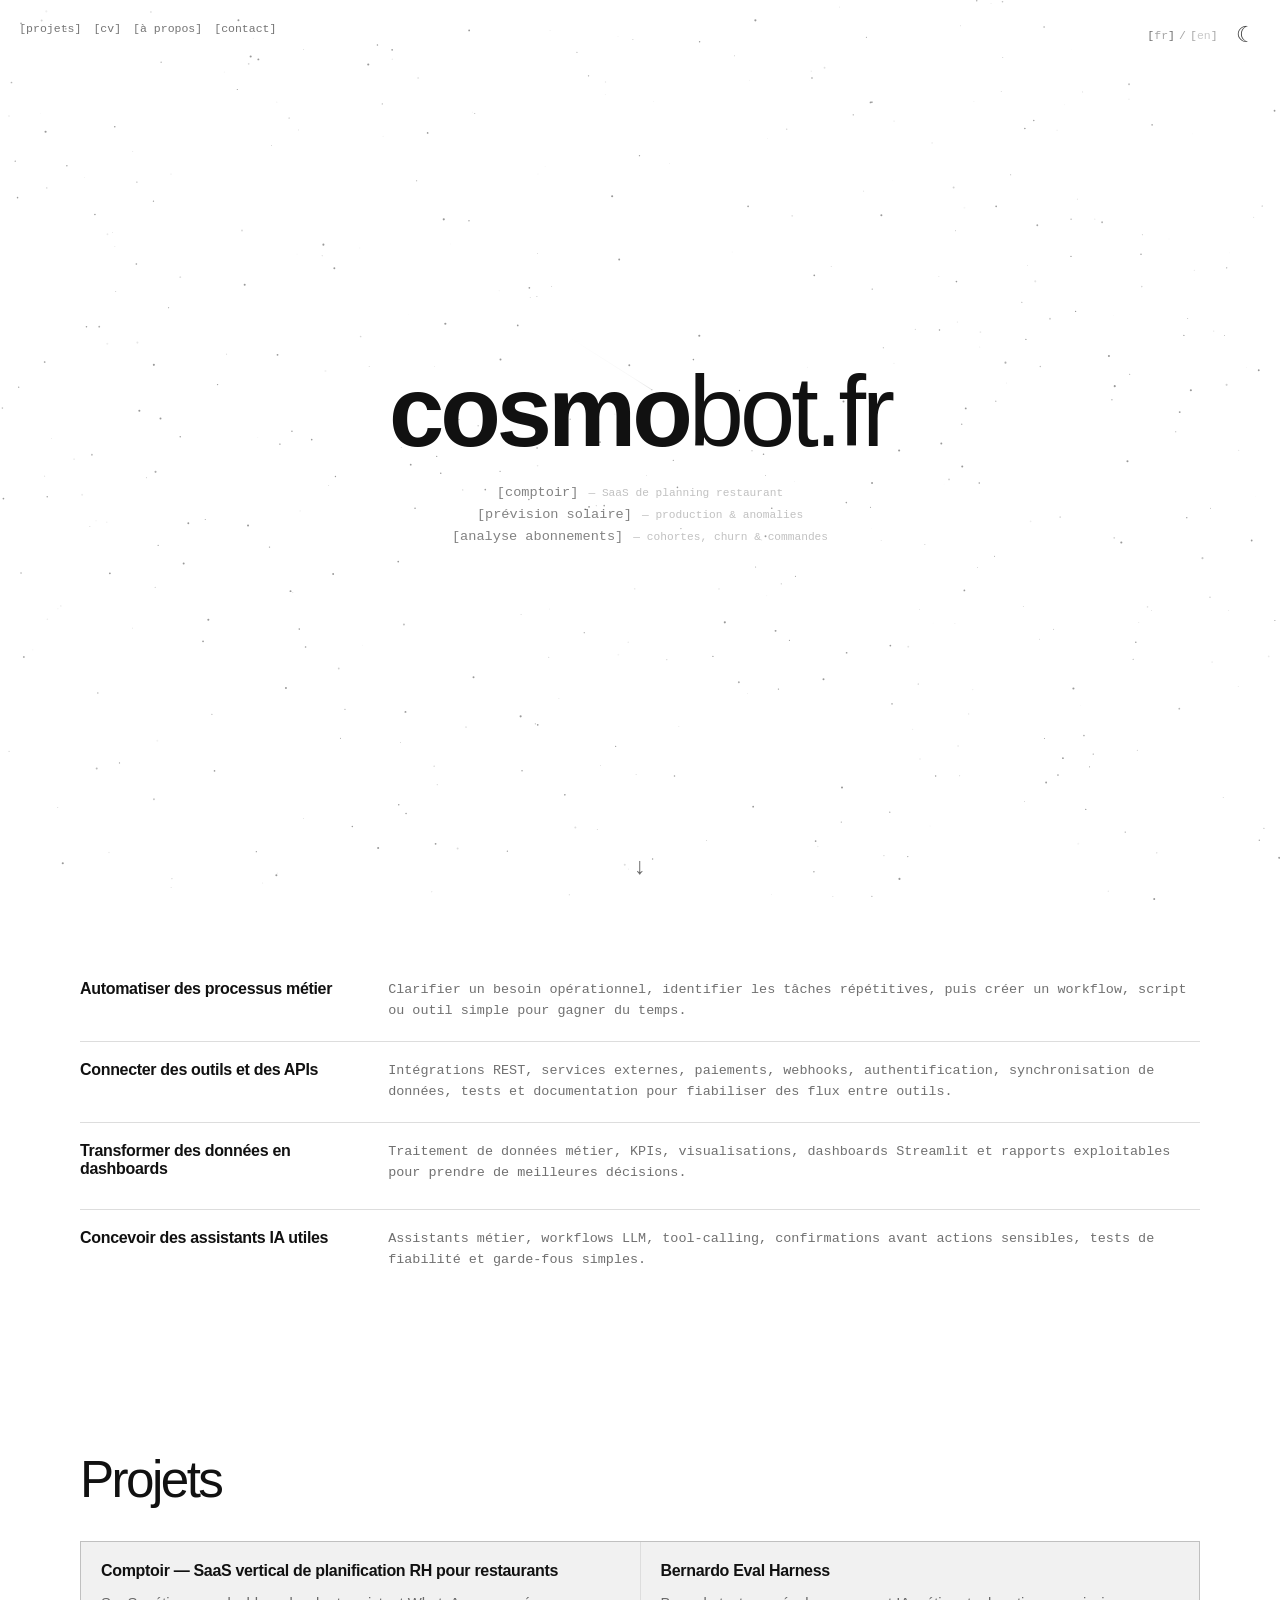
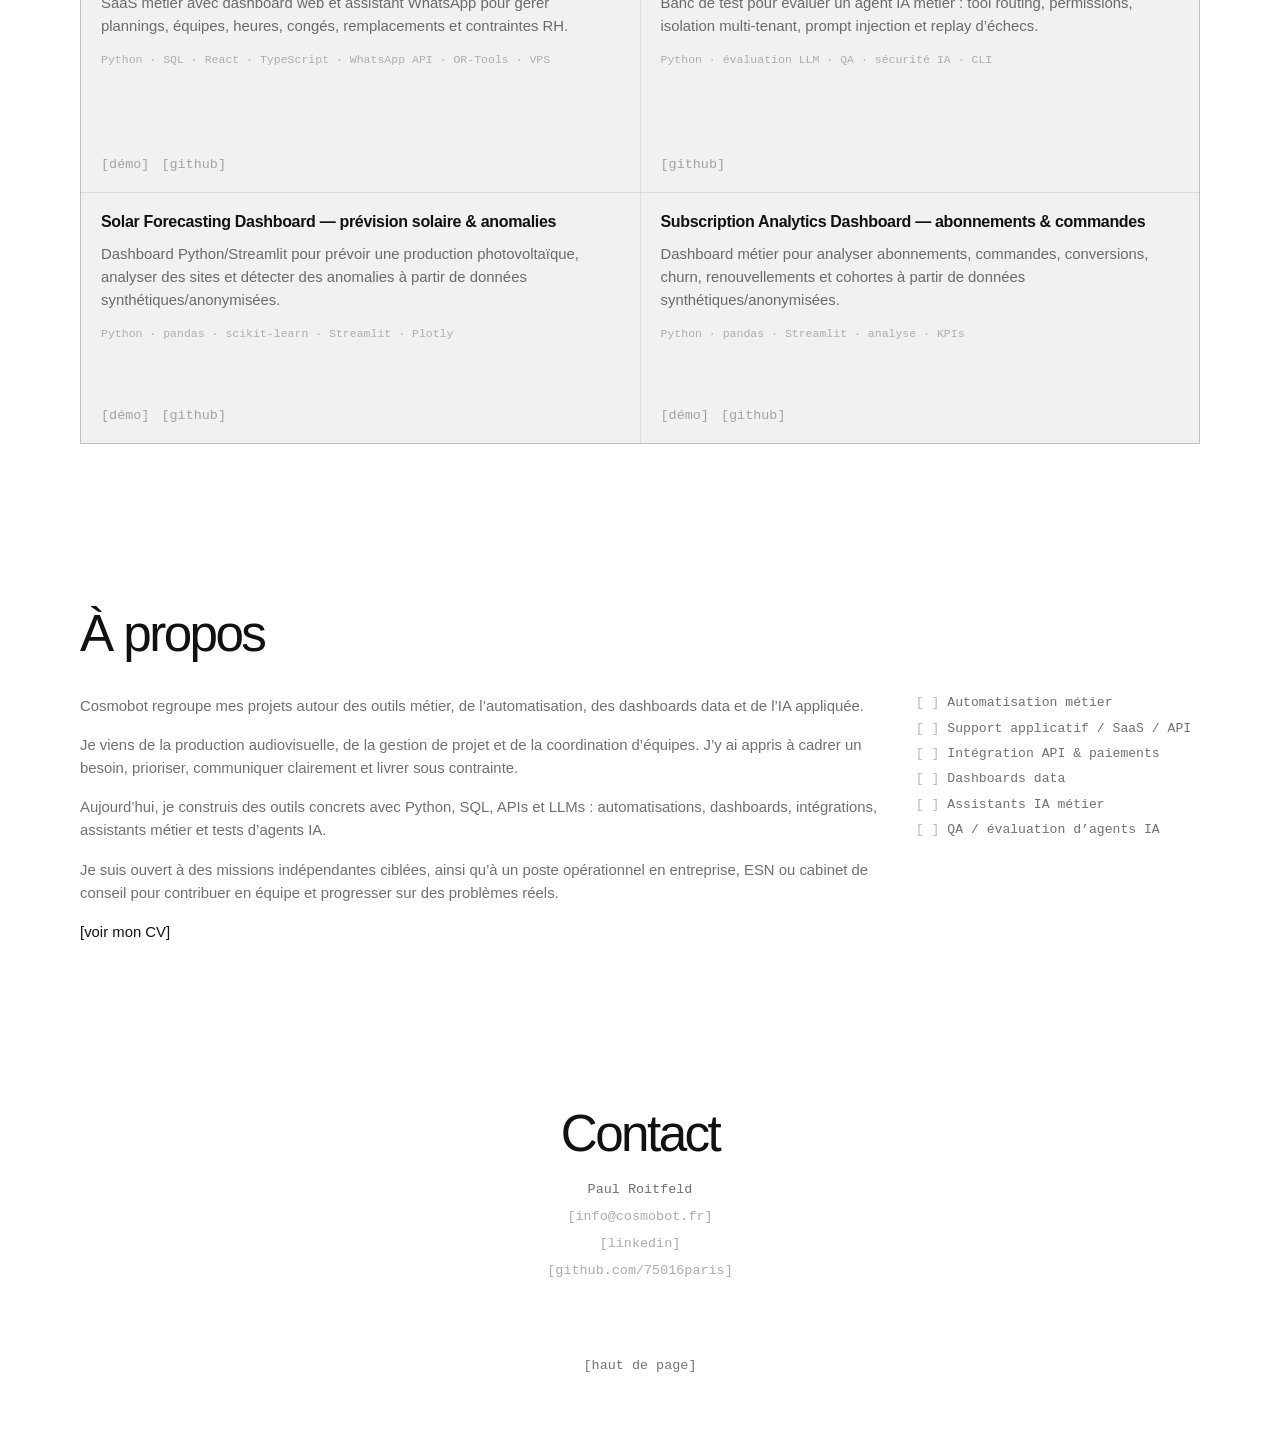
<file: index.html>
<!DOCTYPE html>
<html lang="fr">
<head>
  <meta charset="UTF-8">
  <meta name="viewport" content="width=device-width, initial-scale=1.0">
  <title>Cosmobot — Paul Roitfeld</title>
  <meta name="description" content="Portfolio de Paul Roitfeld : projets Python, SQL, APIs, automatisation, support applicatif, dashboards data et IA appliquée, avec liens GitHub et CV.">
  <meta property="og:title" content="Cosmobot — Portfolio de Paul Roitfeld">
  <meta property="og:description" content="Portfolio de Paul Roitfeld : projets Python, SQL, APIs, automatisation, support applicatif, dashboards data et IA appliquée, avec liens GitHub et CV.">
  <meta property="og:type" content="website">
  <meta property="og:url" content="https://cosmobot.fr/">
  <meta property="og:image" content="https://cosmobot.fr/assets/cosmobot-og.png">
  <meta property="og:image:width" content="1200">
  <meta property="og:image:height" content="630">
  <meta name="twitter:card" content="summary_large_image">
  <meta name="twitter:title" content="Cosmobot — Portfolio de Paul Roitfeld">
  <meta name="twitter:description" content="Portfolio de Paul Roitfeld : projets Python, SQL, APIs, automatisation, support applicatif, dashboards data et IA appliquée, avec liens GitHub et CV.">
  <meta name="twitter:image" content="https://cosmobot.fr/assets/cosmobot-og.png">
  <link rel="icon" type="image/png" href="/assets/cosmobot-logo.png">
  <style>
    * { margin: 0; padding: 0; box-sizing: border-box; }

    :root {
      --bg: #0a0a0a;
      --text: #f0f0f0;
      --muted: rgba(240, 240, 240, 0.58);
      --faint: rgba(240, 240, 240, 0.28);
      --line: rgba(240, 240, 240, 0.14);
      --panel: rgba(240, 240, 240, 0.035);
    }

    [data-theme="light"] {
      --bg: #ffffff;
      --text: #111111;
      --muted: rgba(17, 17, 17, 0.60);
      --faint: rgba(17, 17, 17, 0.30);
      --line: rgba(17, 17, 17, 0.14);
      --panel: rgba(17, 17, 17, 0.035);
    }

    html { scroll-behavior: smooth; }

    body {
      background: var(--bg);
      color: var(--text);
      min-height: 100vh;
      transition: background 0.4s, color 0.4s;
      position: relative;
      font-family: Helvetica, 'Helvetica Neue', Arial, sans-serif;
    }

    #stars {
      position: fixed;
      top: 0; left: 0;
      width: 100%; height: 100%;
      z-index: 0;
      pointer-events: none;
      transition: opacity 0.4s;
    }

    .theme-toggle {
      position: fixed;
      top: 1.2rem;
      right: 1.2rem;
      z-index: 20;
      background: none;
      border: none;
      color: var(--text);
      cursor: pointer;
      font-size: 1.4rem;
      padding: 0.3rem;
      transition: color 0.4s, opacity 0.2s;
      opacity: 0.8;
      line-height: 1;
    }

    .theme-toggle:hover { opacity: 1; }

    .corner-controls {
      position: fixed;
      top: 1.2rem;
      right: 1.2rem;
      z-index: 20;
      display: flex;
      align-items: center;
      gap: 0.85rem;
      font-family: 'Courier New', Courier, monospace;
      font-size: 0.72rem;
    }

    .corner-controls .theme-toggle {
      position: static;
      top: auto;
      right: auto;
    }

    .language-switch {
      display: flex;
      gap: 0.25rem;
      color: var(--muted);
    }

    .language-switch a,
    .language-switch span {
      opacity: 0.62;
      color: inherit;
      text-decoration: none;
    }

    .language-switch a:hover,
    .language-switch a.is-active { opacity: 1; }

    .language-switch a:hover span { text-decoration: underline; }

    .top-nav {
      position: fixed;
      top: 1.35rem;
      left: 1.2rem;
      z-index: 20;
      display: flex;
      gap: 0.75rem;
      flex-wrap: wrap;
      justify-content: flex-start;
      font-family: 'Courier New', Courier, monospace;
      font-size: 0.72rem;
    }

    .hero-products {
      display: flex;
      flex-direction: column;
      gap: 0.45rem;
      align-items: center;
      margin-bottom: 1.4rem;
      font-family: 'Courier New', Courier, monospace;
    }

    .scroll-nav {
      position: fixed;
      inset: 0;
      z-index: 20;
      pointer-events: none;
      font-family: 'Courier New', Courier, monospace;
    }

    .scroll-nav button {
      display: none;
      position: fixed;
      left: 50%;
      transform: translateX(-50%);
      background: none;
      border: none;
      color: var(--text);
      opacity: 0.62;
      font: inherit;
      font-size: 1.45rem;
      line-height: 1;
      padding: 0.25rem 0.35rem;
      cursor: pointer;
      pointer-events: auto;
      transition: opacity 0.2s, transform 0.2s;
    }

    #scrollUp { top: 1rem; }
    #scrollDown { bottom: 1rem; }
    .scroll-nav button.is-visible { display: block; }
    .scroll-nav button:hover { opacity: 1; transform: translateX(-50%) translateY(-1px); }

    .product-link {
      color: var(--text);
      font-size: 0.85rem;
      text-decoration: none;
      opacity: 0.52;
      transition: opacity 0.2s, color 0.4s;
      display: inline-block;
    }

    .product-link:hover { opacity: 1; }
    .product-link:hover .product-name { text-decoration: underline; }

    .product-tagline {
      opacity: 0.5;
      font-size: 0.7rem;
      margin-left: 0.3em;
    }

    .hero-links {
      display: flex;
      gap: 0.9rem;
      flex-wrap: wrap;
      justify-content: center;
      font-family: 'Courier New', Courier, monospace;
      font-size: 0.78rem;
      margin-bottom: 1.6rem;
    }

    a {
      color: inherit;
      text-decoration: none;
    }

    .top-nav a, .hero-links a, .bracket-link {
      opacity: 0.58;
      transition: opacity 0.2s, color 0.4s;
    }

    .top-nav a:hover, .hero-links a:hover, .bracket-link:hover { opacity: 1; }
    .top-nav a:hover span, .hero-links a:hover span, .bracket-link:hover span { text-decoration: underline; }

    .prominent-link {
      color: var(--text);
      opacity: 1;
    }

    main {
      position: relative;
      z-index: 1;
      width: min(1120px, calc(100% - 2.4rem));
      margin: 0 auto;
    }

    .hero {
      position: relative;
      min-height: 100vh;
      display: flex;
      flex-direction: column;
      align-items: center;
      justify-content: center;
      text-align: center;
      padding: 6rem 0 4rem;
    }

    .logo {
      font-size: clamp(2.9rem, 8vw, 6.2rem);
      letter-spacing: -0.04em;
      user-select: none;
      margin-bottom: 1.6rem;
      line-height: 0.95;
    }

    .logo-cosmo { font-weight: 700; }
    .logo-bot { font-weight: 300; }

    .intro-line {
      max-width: 840px;
      color: var(--muted);
      font-size: clamp(1.05rem, 2vw, 1.35rem);
      line-height: 1.45;
      margin-bottom: 1.8rem;
    }

    .actions {
      display: flex;
      gap: 1rem;
      flex-wrap: wrap;
      justify-content: center;
      font-family: 'Courier New', Courier, monospace;
      font-size: 0.82rem;
    }

    section {
      padding: 5rem 0;
    }

    .section-head {
      display: flex;
      align-items: baseline;
      justify-content: space-between;
      gap: 1.5rem;
      margin-bottom: 2rem;
    }

    h3 {
      font-size: clamp(1.8rem, 4vw, 3.2rem);
      font-weight: 400;
      letter-spacing: -0.05em;
    }


    .text-list {
      display: grid;
      gap: 1.2rem;
      width: 100%;
    }

    .text-item {
      display: grid;
      grid-template-columns: minmax(210px, 0.35fr) 1fr;
      gap: 1.5rem;
      padding-bottom: 1.2rem;
      border-bottom: 1px solid var(--line);
    }

    .text-item:last-child { border-bottom: none; }

    .text-item h4, .project h4 {
      font-size: 1rem;
      font-weight: 600;
      letter-spacing: -0.02em;
      margin-bottom: 0.75rem;
    }

    .text-item p {
      color: var(--muted);
      font-family: 'Courier New', Courier, monospace;
      font-size: 0.84rem;
      line-height: 1.55;
    }

    .project p, .about p {
      color: var(--muted);
      font-size: 0.93rem;
      line-height: 1.55;
    }

    .projects {
      display: grid;
      grid-template-columns: 1fr 1fr;
      gap: 1px;
      background: var(--line);
      border: 1px solid var(--line);
    }

    .project {
      position: relative;
      overflow: hidden;
      background: color-mix(in srgb, var(--bg) 94%, var(--text));
      padding: 1.25rem;
      min-height: 250px;
      display: flex;
      flex-direction: column;
      justify-content: space-between;
      gap: 1.2rem;
      cursor: pointer;
      transition: background 0.2s, color 0.4s;
    }

    .project::before {
      content: '';
      position: absolute;
      inset: 0;
      z-index: 0;
      background-image: var(--project-preview);
      background-size: cover;
      background-position: center;
      opacity: 0;
      filter: brightness(0.58) saturate(0.9);
      transform: scale(1.04);
      transition: opacity 0.24s ease, transform 0.32s ease;
    }

    .project::after {
      content: '';
      position: absolute;
      inset: 0;
      z-index: 0;
      background: rgba(0, 0, 0, 0.34);
      opacity: 0;
      transition: opacity 0.24s ease;
    }

    .project > * {
      position: relative;
      z-index: 1;
    }

    .project:hover,
    .project:focus-visible {
      background: color-mix(in srgb, var(--bg) 88%, var(--text));
      color: #f0f0f0;
      outline: none;
    }

    .project:hover::before,
    .project:focus-visible::before {
      opacity: 1;
      transform: scale(1);
    }

    .project:hover::after,
    .project:focus-visible::after {
      opacity: 1;
    }

    .project:hover h4,
    .project:focus-visible h4,
    .project:hover p,
    .project:focus-visible p,
    .project:hover .meta,
    .project:focus-visible .meta,
    .project:hover .project-links,
    .project:focus-visible .project-links {
      color: rgba(240, 240, 240, 0.9);
      text-shadow: 0 1px 8px rgba(0, 0, 0, 0.85);
    }

    #comptoir { --project-preview: url('assets/project-previews/comptoir-dashboard.png?v=38cf45b'); }
    #bernardo { --project-preview: url('assets/project-previews/bernardo-terminal.png?v=38cf45b'); }
    #solar-forecasting { --project-preview: url('assets/project-previews/solar-executive.png?v=38cf45b'); }
    #subscription-analytics { --project-preview: url('assets/project-previews/subscription-business-kpis.png?v=38cf45b'); }

    .meta {
      color: var(--faint);
      font-family: 'Courier New', Courier, monospace;
      font-size: 0.72rem;
      line-height: 1.5;
      margin-top: 0.8rem;
    }

    .about {
      display: grid;
      grid-template-columns: 1fr minmax(210px, 0.35fr);
      gap: 1.5rem;
      align-items: start;
      width: 100%;
    }

    .about p + p { margin-top: 1rem; }

    .roles {
      list-style: none;
      display: grid;
      gap: 0.65rem;
      color: var(--muted);
      font-family: 'Courier New', Courier, monospace;
      font-size: 0.82rem;
    }

    .roles li::before { content: '[ ] '; color: var(--faint); }

    .project-links,
    .contact-details {
      list-style: none;
      display: flex;
      flex-wrap: wrap;
      gap: 0.75rem;
      font-family: 'Courier New', Courier, monospace;
      font-size: 0.84rem;
      color: var(--muted);
    }

    .contact-details {
      justify-content: center;
      flex-direction: column;
      align-items: center;
    }

    .contact-block {
      display: flex;
      flex-direction: column;
      justify-content: center;
      align-items: center;
      text-align: center;
      gap: 1.2rem;
    }

    .contact-block p {
      max-width: 680px;
      color: var(--muted);
      line-height: 1.55;
    }

    .site-footer {
      padding: 0 0 4rem;
      text-align: center;
      font-family: 'Courier New', Courier, monospace;
      font-size: 0.84rem;
    }

    @media (max-width: 860px) {
      .projects, .about, .text-item { grid-template-columns: 1fr; }
      .top-nav {
        right: 8rem;
      }
      .section-head { align-items: flex-start; flex-direction: column; }
    }
  </style>
</head>
<body>
  <canvas id="stars"></canvas>

  <nav class="top-nav" aria-label="Navigation principale">
    <a href="#projets">[<span>projets</span>]</a>
    <a href="cv.html">[<span>cv</span>]</a>
    <a href="#about">[<span>à propos</span>]</a>
    <a href="#contact">[<span>contact</span>]</a>
  </nav>

  <div class="corner-controls">
    <nav class="language-switch" aria-label="Langue">
      <a class="is-active" href="/" aria-current="page">[<span>fr</span>]</a>
      <span>/</span>
      <a href="en/">[<span>en</span>]</a>
    </nav>
    <button class="theme-toggle" id="themeToggle" aria-label="Changer le thème">
      <span id="toggleIcon">●</span>
    </button>
  </div>

  <nav class="scroll-nav" aria-label="Navigation de défilement">
    <button type="button" id="scrollUp" aria-label="Faire défiler vers le haut">↑</button>
    <button type="button" id="scrollDown" aria-label="Faire défiler vers le bas">↓</button>
  </nav>

  <main>
    <section class="hero" id="top">
      <h1 class="logo"><span class="logo-cosmo">cosmo</span><span class="logo-bot">bot.fr</span></h1>
      <div class="hero-products" aria-label="Projets principaux">
        <a class="product-link" href="https://comptoir.cosmobot.fr" target="_blank" rel="noopener noreferrer">[<span class="product-name">comptoir</span>]<span class="product-tagline"> — SaaS de planning restaurant</span></a>
        <a class="product-link" href="https://solar.cosmobot.fr" target="_blank" rel="noopener noreferrer">[<span class="product-name">prévision solaire</span>]<span class="product-tagline"> — production & anomalies</span></a>
        <a class="product-link" href="https://analytics.cosmobot.fr" target="_blank" rel="noopener noreferrer">[<span class="product-name">analyse abonnements</span>]<span class="product-tagline"> — cohortes, churn & commandes</span></a>
      </div>
    </section>

    <section id="services" aria-label="Services">
      <div class="text-list">
        <article class="text-item">
          <h4>Automatiser des processus métier</h4>
          <p>Clarifier un besoin opérationnel, identifier les tâches répétitives, puis créer un workflow, script ou outil simple pour gagner du temps.</p>
        </article>
        <article class="text-item">
          <h4>Connecter des outils et des APIs</h4>
          <p>Intégrations REST, services externes, paiements, webhooks, authentification, synchronisation de données, tests et documentation pour fiabiliser des flux entre outils.</p>
        </article>
        <article class="text-item">
          <h4>Transformer des données en dashboards</h4>
          <p>Traitement de données métier, KPIs, visualisations, dashboards Streamlit et rapports exploitables pour prendre de meilleures décisions.</p>
        </article>
        <article class="text-item">
          <h4>Concevoir des assistants IA utiles</h4>
          <p>Assistants métier, workflows LLM, tool-calling, confirmations avant actions sensibles, tests de fiabilité et garde-fous simples.</p>
        </article>
      </div>
    </section>

    <section id="projets">
      <div class="section-head">
        <h3>Projets</h3>
      </div>
      <div class="projects">
        <article class="project" id="comptoir" tabindex="0" data-href="projects/comptoir.html" aria-label="Ouvrir la page projet Comptoir">
          <div>
            <h4>Comptoir — SaaS vertical de planification RH pour restaurants</h4>
            <p>SaaS métier avec dashboard web et assistant WhatsApp pour gérer plannings, équipes, heures, congés, remplacements et contraintes RH.</p>
            <div class="meta">Python · SQL · React · TypeScript · WhatsApp API · OR-Tools · VPS</div>
          </div>
          <div class="project-links">
            <a class="bracket-link" href="https://comptoir.cosmobot.fr" target="_blank" rel="noopener noreferrer">[<span>démo</span>]</a>
            <a class="bracket-link" href="https://github.com/75016paris/comptoir-ai-restaurant-planning" target="_blank" rel="noopener noreferrer">[<span>github</span>]</a>
          </div>
        </article>
        <article class="project" id="bernardo" tabindex="0" data-href="projects/bernardo.html" aria-label="Ouvrir la page projet Bernardo Eval Harness">
          <div>
            <h4>Bernardo Eval Harness</h4>
            <p>Banc de test pour évaluer un agent IA métier : tool routing, permissions, isolation multi-tenant, prompt injection et replay d’échecs.</p>
            <div class="meta">Python · évaluation LLM · QA · sécurité IA · CLI</div>
          </div>
          <div class="project-links">
            <a class="bracket-link" href="https://github.com/75016paris/bernardo-ai-agent-eval-harness" target="_blank" rel="noopener noreferrer">[<span>github</span>]</a>
          </div>
        </article>
        <article class="project" id="solar-forecasting" tabindex="0" data-href="projects/solar-forecasting.html" aria-label="Ouvrir la page projet Solar Forecasting Dashboard">
          <div>
            <h4>Solar Forecasting Dashboard — prévision solaire & anomalies</h4>
            <p>Dashboard Python/Streamlit pour prévoir une production photovoltaïque, analyser des sites et détecter des anomalies à partir de données synthétiques/anonymisées.</p>
            <div class="meta">Python · pandas · scikit-learn · Streamlit · Plotly</div>
          </div>
          <div class="project-links">
            <a class="bracket-link" href="https://solar.cosmobot.fr" target="_blank" rel="noopener noreferrer">[<span>démo</span>]</a>
            <a class="bracket-link" href="https://github.com/75016paris/solar-forecasting-anomaly-detection-dashboard" target="_blank" rel="noopener noreferrer">[<span>github</span>]</a>
          </div>
        </article>
        <article class="project" id="subscription-analytics" tabindex="0" data-href="projects/subscription-analytics.html" aria-label="Ouvrir la page projet Subscription Analytics Dashboard">
          <div>
            <h4>Subscription Analytics Dashboard — abonnements & commandes</h4>
            <p>Dashboard métier pour analyser abonnements, commandes, conversions, churn, renouvellements et cohortes à partir de données synthétiques/anonymisées.</p>
            <div class="meta">Python · pandas · Streamlit · analyse · KPIs</div>
          </div>
          <div class="project-links">
            <a class="bracket-link" href="https://analytics.cosmobot.fr" target="_blank" rel="noopener noreferrer">[<span>démo</span>]</a>
            <a class="bracket-link" href="https://github.com/75016paris/subscription-analytics-dashboard" target="_blank" rel="noopener noreferrer">[<span>github</span>]</a>
          </div>
        </article>
      </div>
    </section>

    <section id="about">
      <div class="section-head">
        <h3>À propos</h3>
      </div>
      <div class="about">
        <div>
          <p>
            Cosmobot regroupe mes projets autour des outils métier, de l’automatisation,
            des dashboards data et de l’IA appliquée.
          </p>
          <p>
            Je viens de la production audiovisuelle, de la gestion de projet et de la coordination d’équipes.
            J’y ai appris à cadrer un besoin, prioriser, communiquer clairement et livrer sous contrainte.
          </p>
          <p>
            Aujourd’hui, je construis des outils concrets avec Python, SQL, APIs et LLMs : automatisations,
            dashboards, intégrations, assistants métier et tests d’agents IA.
          </p>
          <p>
            Je suis ouvert à des missions indépendantes ciblées, ainsi qu’à un poste opérationnel en entreprise,
            ESN ou cabinet de conseil pour contribuer en équipe et progresser sur des problèmes réels.
          </p>
          <p>
            <a class="bracket-link prominent-link" href="cv.html">[<span>voir mon CV</span>]</a>
          </p>
        </div>
        <ul class="roles">
          <li>Automatisation métier</li>
          <li>Support applicatif / SaaS / API</li>
          <li>Intégration API & paiements</li>
          <li>Dashboards data</li>
          <li>Assistants IA métier</li>
          <li>QA / évaluation d’agents IA</li>
        </ul>
      </div>
    </section>

    <section id="contact">
      <div class="contact-block">
        <h3>Contact</h3>
        <ul class="contact-details">
          <li>Paul Roitfeld</li>
          <li><a class="bracket-link js-email" href="#" data-user="info" data-domain="cosmobot.fr">[<span>info@cosmobot.fr</span>]</a></li>
          <li><a class="bracket-link" href="https://www.linkedin.com/in/paul-r-07ab7b38b/">[<span>linkedin</span>]</a></li>
          <li><a class="bracket-link" href="https://github.com/75016paris">[<span>github.com/75016paris</span>]</a></li>
        </ul>
      </div>
    </section>

    <footer class="site-footer">
      <a class="bracket-link" href="#top">[<span>haut de page</span>]</a>
    </footer>
  </main>

  <script>
    const html = document.documentElement;
    const iconEl = document.getElementById('toggleIcon');
    const canvas = document.getElementById('stars');
    const ctx = canvas.getContext('2d');
    const ICONS = { light: '☾︎', dark: '☀︎' };

    function getSystemPref() {
      return window.matchMedia('(prefers-color-scheme: light)').matches ? 'light' : 'dark';
    }

    let theme = localStorage.getItem('cosmobot-theme') || getSystemPref();

    function applyTheme() {
      html.setAttribute('data-theme', theme);
      iconEl.textContent = ICONS[theme];
    }

    applyTheme();

    document.getElementById('themeToggle').addEventListener('click', () => {
      theme = theme === 'light' ? 'dark' : 'light';
      localStorage.setItem('cosmobot-theme', theme);
      applyTheme();
    });

    document.querySelectorAll('.js-email').forEach((link) => {
      const email = `${link.dataset.user}@${link.dataset.domain}`;
      link.href = `mailto:${email}`;
    });

    document.querySelectorAll('.project').forEach((card) => {
      card.addEventListener('click', () => {
        window.location.href = card.dataset.href;
      });
      card.addEventListener('keydown', (event) => {
        if (event.key === 'Enter' || event.key === ' ') {
          event.preventDefault();
          window.location.href = card.dataset.href;
        }
      });
    });

    document.querySelectorAll('.project a').forEach((link) => {
      link.addEventListener('click', (event) => event.stopPropagation());
    });

    const scrollUp = document.getElementById('scrollUp');
    const scrollDown = document.getElementById('scrollDown');

    function updateScrollNav() {
      const doc = document.documentElement;
      const canScroll = doc.scrollHeight > window.innerHeight + 8;
      const nearTop = window.scrollY < 24;
      const nearBottom = window.scrollY + window.innerHeight >= doc.scrollHeight - 24;
      scrollUp.classList.toggle('is-visible', canScroll && !nearTop);
      scrollDown.classList.toggle('is-visible', canScroll && !nearBottom);
    }

    scrollUp.addEventListener('click', () => {
      window.scrollBy({ top: -window.innerHeight * 0.85, behavior: 'smooth' });
    });

    scrollDown.addEventListener('click', () => {
      if (window.scrollY < 24) {
        const services = document.getElementById('services');
        const target = Math.max(0, services.offsetTop - 60);
        window.scrollTo({ top: target, behavior: 'smooth' });
        return;
      }
      window.scrollBy({ top: window.innerHeight * 0.85, behavior: 'smooth' });
    });

    window.addEventListener('scroll', updateScrollNav, { passive: true });
    window.addEventListener('resize', updateScrollNav);
    updateScrollNav();

    let w, h, stars = [], shootingStar = null, shootingTimer = 0, lastTime = 0;

    function resize() {
      w = canvas.width = window.innerWidth;
      h = canvas.height = window.innerHeight;
      initStars();
    }

    function initStars() {
      stars = [];
      const count = Math.floor((w * h) / 2500);
      for (let i = 0; i < count; i++) {
        stars.push({
          x: Math.random() * w,
          y: Math.random() * h,
          r: Math.random() * 0.7 + 0.2,
          baseAlpha: Math.random() * 0.05 + 0.02,
          phase: Math.random() * Math.PI * 2,
          speed: Math.random() * 1.2 + 0.3,
          amplitude: Math.random() * 0.95 + 0.4
        });
      }
    }

    function starColor() {
      return html.getAttribute('data-theme') === 'light' ? '0, 0, 0' : '255, 255, 255';
    }

    function launchShootingStar() {
      shootingStar = {
        x: Math.random() * w * 0.7,
        y: Math.random() * h * 0.3,
        angle: Math.PI / 7 + Math.random() * Math.PI / 8,
        speed: 7 + Math.random() * 3,
        life: 1,
        length: 140 + Math.random() * 80,
        maxAlpha: 0.3 + Math.random() * 0.2
      };
    }

    function draw(time) {
      const dt = (time - lastTime) / 1000;
      lastTime = time;
      ctx.clearRect(0, 0, w, h);
      const c = starColor();
      const isLight = html.getAttribute('data-theme') === 'light';

      for (const s of stars) {
        s.phase += s.speed * dt;
        const twinkle = (Math.sin(s.phase) + 1) / 2;
        const alpha = s.baseAlpha + s.amplitude * twinkle;
        const a = isLight ? Math.min(alpha * 1.2, 0.40) : alpha;
        const r = isLight ? s.r * 1.2 : s.r;
        ctx.beginPath();
        ctx.arc(s.x, s.y, r, 0, Math.PI * 2);
        ctx.fillStyle = `rgba(${c}, ${a})`;
        ctx.fill();
      }

      shootingTimer += dt;
      const shootInterval = shootingStar === null && lastTime < 3000 ? 1 : 6 + Math.random() * 6;
      if (shootingTimer > shootInterval && !shootingStar) {
        launchShootingStar();
        shootingTimer = 0;
      }

      if (shootingStar) {
        const ss = shootingStar;
        ss.x += Math.cos(ss.angle) * ss.speed;
        ss.y += Math.sin(ss.angle) * ss.speed;
        ss.life -= dt * 0.4;
        if (ss.life > 0 && ss.x < w + 100 && ss.y < h + 100) {
          const tailX = ss.x - Math.cos(ss.angle) * ss.length * ss.life;
          const tailY = ss.y - Math.sin(ss.angle) * ss.length * ss.life;
          const a = ss.life * (isLight ? ss.maxAlpha * 0.5 : ss.maxAlpha);
          const grad = ctx.createLinearGradient(tailX, tailY, ss.x, ss.y);
          grad.addColorStop(0, `rgba(${c}, 0)`);
          grad.addColorStop(0.8, `rgba(${c}, ${a * 0.3})`);
          grad.addColorStop(1, `rgba(${c}, ${a})`);
          ctx.beginPath();
          ctx.moveTo(tailX, tailY);
          ctx.lineTo(ss.x, ss.y);
          ctx.strokeStyle = grad;
          ctx.lineWidth = 0.7;
          ctx.stroke();
          ctx.beginPath();
          ctx.arc(ss.x, ss.y, 0.7, 0, Math.PI * 2);
          ctx.fillStyle = `rgba(${c}, ${a * 1.2})`;
          ctx.fill();
        } else {
          shootingStar = null;
        }
      }

      requestAnimationFrame(draw);
    }

    window.addEventListener('resize', resize);
    resize();
    requestAnimationFrame(draw);
  </script>
</body>
</html>
</file>
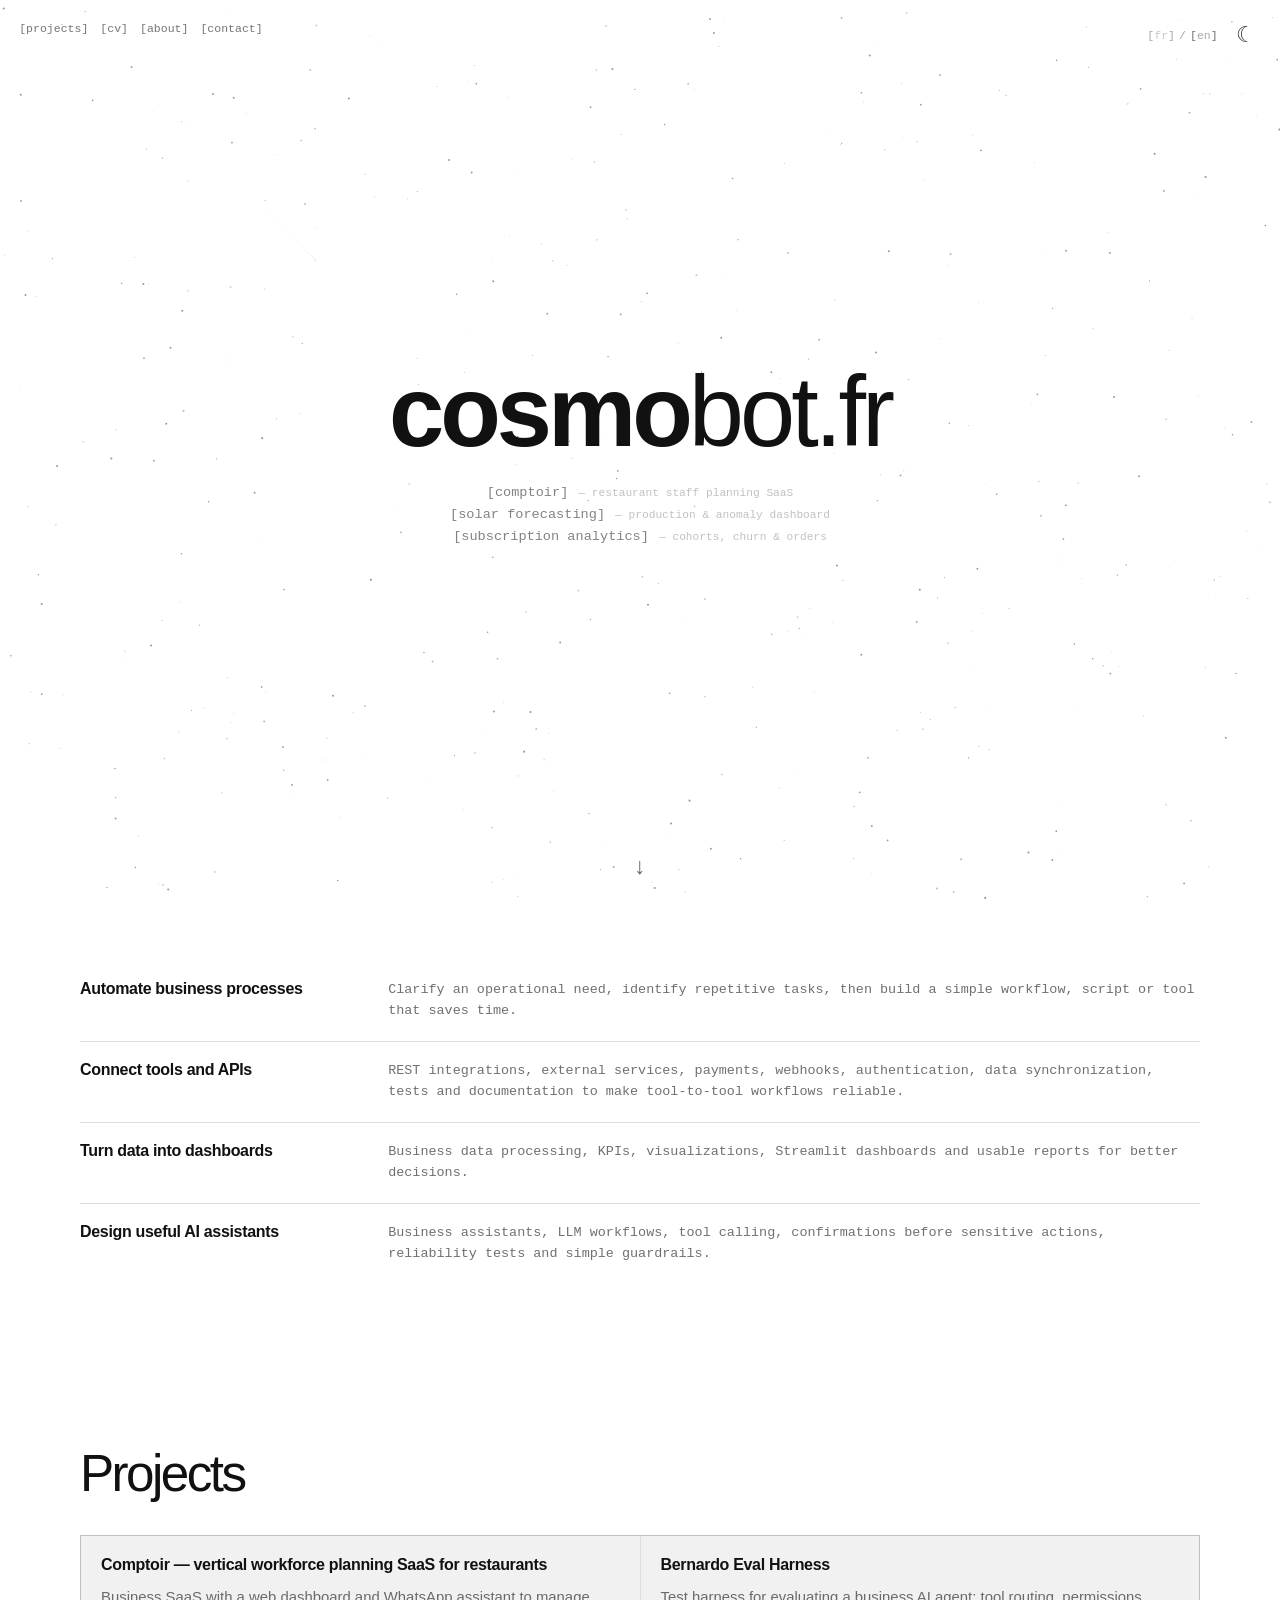
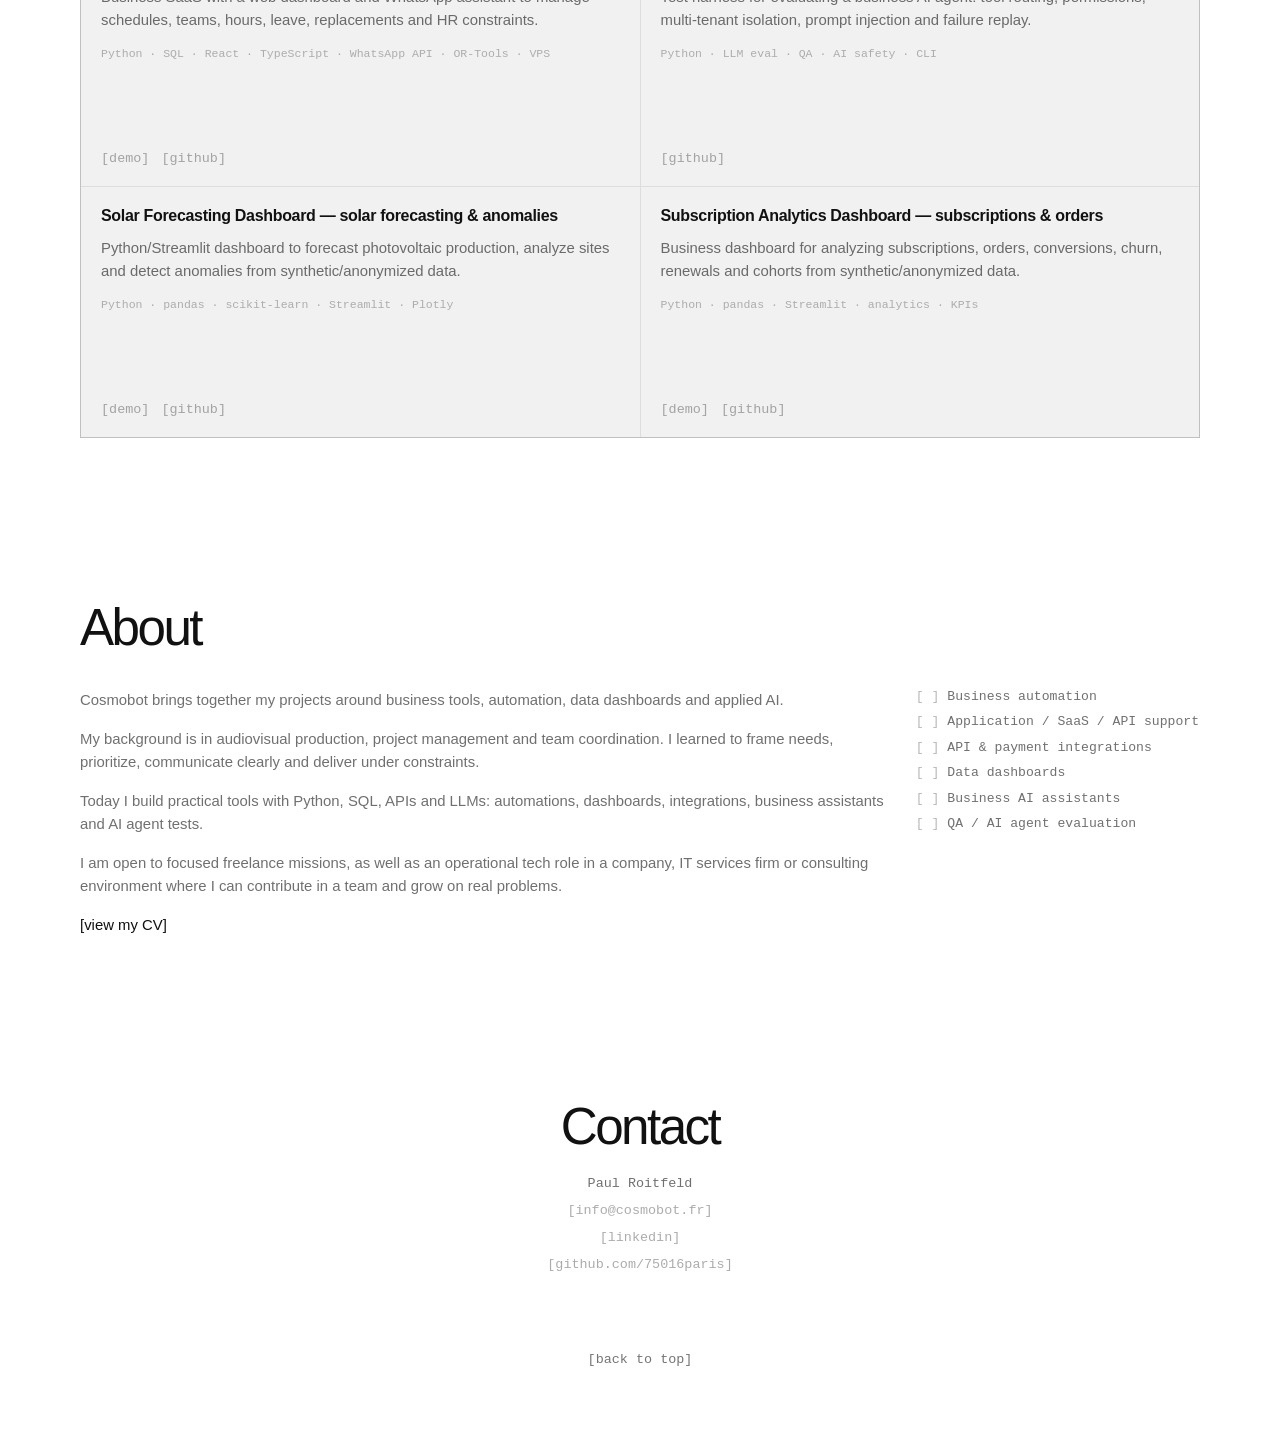
<file: en/index.html>
<!DOCTYPE html>
<html lang="en">
<head>
  <meta charset="UTF-8">
  <meta name="viewport" content="width=device-width, initial-scale=1.0">
  <title>Cosmobot — Paul Roitfeld</title>
  <meta name="description" content="Paul Roitfeld's portfolio: Python, SQL, APIs, automation, application support, data dashboards and applied AI projects, with GitHub and CV links.">
  <meta property="og:title" content="Cosmobot — Paul Roitfeld Portfolio">
  <meta property="og:description" content="Paul Roitfeld's portfolio: Python, SQL, APIs, automation, application support, data dashboards and applied AI projects, with GitHub and CV links.">
  <meta property="og:type" content="website">
  <meta property="og:url" content="https://cosmobot.fr/en/">
  <meta property="og:image" content="https://cosmobot.fr/assets/cosmobot-og.png">
  <meta property="og:image:width" content="1200">
  <meta property="og:image:height" content="630">
  <meta name="twitter:card" content="summary_large_image">
  <meta name="twitter:title" content="Cosmobot — Paul Roitfeld Portfolio">
  <meta name="twitter:description" content="Paul Roitfeld's portfolio: Python, SQL, APIs, automation, application support, data dashboards and applied AI projects, with GitHub and CV links.">
  <meta name="twitter:image" content="https://cosmobot.fr/assets/cosmobot-og.png">
  <link rel="icon" type="image/png" href="/assets/cosmobot-logo.png">
  <style>
    * { margin: 0; padding: 0; box-sizing: border-box; }

    :root {
      --bg: #0a0a0a;
      --text: #f0f0f0;
      --muted: rgba(240, 240, 240, 0.58);
      --faint: rgba(240, 240, 240, 0.28);
      --line: rgba(240, 240, 240, 0.14);
      --panel: rgba(240, 240, 240, 0.035);
    }

    [data-theme="light"] {
      --bg: #ffffff;
      --text: #111111;
      --muted: rgba(17, 17, 17, 0.60);
      --faint: rgba(17, 17, 17, 0.30);
      --line: rgba(17, 17, 17, 0.14);
      --panel: rgba(17, 17, 17, 0.035);
    }

    html { scroll-behavior: smooth; }

    body {
      background: var(--bg);
      color: var(--text);
      min-height: 100vh;
      transition: background 0.4s, color 0.4s;
      position: relative;
      font-family: Helvetica, 'Helvetica Neue', Arial, sans-serif;
    }

    #stars {
      position: fixed;
      top: 0; left: 0;
      width: 100%; height: 100%;
      z-index: 0;
      pointer-events: none;
      transition: opacity 0.4s;
    }

    .theme-toggle {
      position: fixed;
      top: 1.2rem;
      right: 1.2rem;
      z-index: 20;
      background: none;
      border: none;
      color: var(--text);
      cursor: pointer;
      font-size: 1.4rem;
      padding: 0.3rem;
      transition: color 0.4s, opacity 0.2s;
      opacity: 0.8;
      line-height: 1;
    }

    .theme-toggle:hover { opacity: 1; }

    .corner-controls {
      position: fixed;
      top: 1.2rem;
      right: 1.2rem;
      z-index: 20;
      display: flex;
      align-items: center;
      gap: 0.85rem;
      font-family: 'Courier New', Courier, monospace;
      font-size: 0.72rem;
    }

    .corner-controls .theme-toggle {
      position: static;
      top: auto;
      right: auto;
    }

    .language-switch {
      display: flex;
      gap: 0.25rem;
      color: var(--muted);
    }

    .language-switch a,
    .language-switch span {
      opacity: 0.62;
      color: inherit;
      text-decoration: none;
    }

    .language-switch a:hover,
    .language-switch a.is-active { opacity: 1; }

    .language-switch a:hover span { text-decoration: underline; }

    .top-nav {
      position: fixed;
      top: 1.35rem;
      left: 1.2rem;
      z-index: 20;
      display: flex;
      gap: 0.75rem;
      flex-wrap: wrap;
      justify-content: flex-start;
      font-family: 'Courier New', Courier, monospace;
      font-size: 0.72rem;
    }

    .hero-products {
      display: flex;
      flex-direction: column;
      gap: 0.45rem;
      align-items: center;
      margin-bottom: 1.4rem;
      font-family: 'Courier New', Courier, monospace;
    }

    .scroll-nav {
      position: fixed;
      inset: 0;
      z-index: 20;
      pointer-events: none;
      font-family: 'Courier New', Courier, monospace;
    }

    .scroll-nav button {
      display: none;
      position: fixed;
      left: 50%;
      transform: translateX(-50%);
      background: none;
      border: none;
      color: var(--text);
      opacity: 0.62;
      font: inherit;
      font-size: 1.45rem;
      line-height: 1;
      padding: 0.25rem 0.35rem;
      cursor: pointer;
      pointer-events: auto;
      transition: opacity 0.2s, transform 0.2s;
    }

    #scrollUp { top: 1rem; }
    #scrollDown { bottom: 1rem; }
    .scroll-nav button.is-visible { display: block; }
    .scroll-nav button:hover { opacity: 1; transform: translateX(-50%) translateY(-1px); }

    .product-link {
      color: var(--text);
      font-size: 0.85rem;
      text-decoration: none;
      opacity: 0.52;
      transition: opacity 0.2s, color 0.4s;
      display: inline-block;
    }

    .product-link:hover { opacity: 1; }
    .product-link:hover .product-name { text-decoration: underline; }

    .product-tagline {
      opacity: 0.5;
      font-size: 0.7rem;
      margin-left: 0.3em;
    }

    .hero-links {
      display: flex;
      gap: 0.9rem;
      flex-wrap: wrap;
      justify-content: center;
      font-family: 'Courier New', Courier, monospace;
      font-size: 0.78rem;
      margin-bottom: 1.6rem;
    }

    a {
      color: inherit;
      text-decoration: none;
    }

    .top-nav a, .hero-links a, .bracket-link {
      opacity: 0.58;
      transition: opacity 0.2s, color 0.4s;
    }

    .top-nav a:hover, .hero-links a:hover, .bracket-link:hover { opacity: 1; }
    .top-nav a:hover span, .hero-links a:hover span, .bracket-link:hover span { text-decoration: underline; }

    .prominent-link {
      color: var(--text);
      opacity: 1;
    }

    main {
      position: relative;
      z-index: 1;
      width: min(1120px, calc(100% - 2.4rem));
      margin: 0 auto;
    }

    .hero {
      position: relative;
      min-height: 100vh;
      display: flex;
      flex-direction: column;
      align-items: center;
      justify-content: center;
      text-align: center;
      padding: 6rem 0 4rem;
    }

    .logo {
      font-size: clamp(2.9rem, 8vw, 6.2rem);
      letter-spacing: -0.04em;
      user-select: none;
      margin-bottom: 1.6rem;
      line-height: 0.95;
    }

    .logo-cosmo { font-weight: 700; }
    .logo-bot { font-weight: 300; }

    .intro-line {
      max-width: 840px;
      color: var(--muted);
      font-size: clamp(1.05rem, 2vw, 1.35rem);
      line-height: 1.45;
      margin-bottom: 1.8rem;
    }

    .actions {
      display: flex;
      gap: 1rem;
      flex-wrap: wrap;
      justify-content: center;
      font-family: 'Courier New', Courier, monospace;
      font-size: 0.82rem;
    }

    section {
      padding: 5rem 0;
    }

    .section-head {
      display: flex;
      align-items: baseline;
      justify-content: space-between;
      gap: 1.5rem;
      margin-bottom: 2rem;
    }

    h3 {
      font-size: clamp(1.8rem, 4vw, 3.2rem);
      font-weight: 400;
      letter-spacing: -0.05em;
    }


    .text-list {
      display: grid;
      gap: 1.2rem;
      width: 100%;
    }

    .text-item {
      display: grid;
      grid-template-columns: minmax(210px, 0.35fr) 1fr;
      gap: 1.5rem;
      padding-bottom: 1.2rem;
      border-bottom: 1px solid var(--line);
    }

    .text-item:last-child { border-bottom: none; }

    .text-item h4, .project h4 {
      font-size: 1rem;
      font-weight: 600;
      letter-spacing: -0.02em;
      margin-bottom: 0.75rem;
    }

    .text-item p {
      color: var(--muted);
      font-family: 'Courier New', Courier, monospace;
      font-size: 0.84rem;
      line-height: 1.55;
    }

    .project p, .about p {
      color: var(--muted);
      font-size: 0.93rem;
      line-height: 1.55;
    }

    .projects {
      display: grid;
      grid-template-columns: 1fr 1fr;
      gap: 1px;
      background: var(--line);
      border: 1px solid var(--line);
    }

    .project {
      background: color-mix(in srgb, var(--bg) 94%, var(--text));
      padding: 1.25rem;
      min-height: 250px;
      display: flex;
      flex-direction: column;
      justify-content: space-between;
      gap: 1.2rem;
      cursor: pointer;
      transition: background 0.2s, color 0.4s;
    }

    .project:hover,
    .project:focus-visible {
      background: color-mix(in srgb, var(--bg) 88%, var(--text));
      outline: none;
    }

    .meta {
      color: var(--faint);
      font-family: 'Courier New', Courier, monospace;
      font-size: 0.72rem;
      line-height: 1.5;
      margin-top: 0.8rem;
    }

    .about {
      display: grid;
      grid-template-columns: 1fr minmax(210px, 0.35fr);
      gap: 1.5rem;
      align-items: start;
      width: 100%;
    }

    .about p + p { margin-top: 1rem; }

    .roles {
      list-style: none;
      display: grid;
      gap: 0.65rem;
      color: var(--muted);
      font-family: 'Courier New', Courier, monospace;
      font-size: 0.82rem;
    }

    .roles li::before { content: '[ ] '; color: var(--faint); }

    .project-links,
    .contact-details {
      list-style: none;
      display: flex;
      flex-wrap: wrap;
      gap: 0.75rem;
      font-family: 'Courier New', Courier, monospace;
      font-size: 0.84rem;
      color: var(--muted);
    }

    .contact-details {
      justify-content: center;
      flex-direction: column;
      align-items: center;
    }

    .contact-block {
      display: flex;
      flex-direction: column;
      justify-content: center;
      align-items: center;
      text-align: center;
      gap: 1.2rem;
    }

    .contact-block p {
      max-width: 680px;
      color: var(--muted);
      line-height: 1.55;
    }

    .site-footer {
      padding: 0 0 4rem;
      text-align: center;
      font-family: 'Courier New', Courier, monospace;
      font-size: 0.84rem;
    }

    @media (max-width: 860px) {
      .projects, .about, .text-item { grid-template-columns: 1fr; }
      .top-nav {
        right: 8rem;
      }
      .section-head { align-items: flex-start; flex-direction: column; }
    }
  </style>
</head>
<body>
  <canvas id="stars"></canvas>

  <nav class="top-nav" aria-label="Main navigation">
    <a href="#projects">[<span>projects</span>]</a>
    <a href="cv.html">[<span>cv</span>]</a>
    <a href="#about">[<span>about</span>]</a>
    <a href="#contact">[<span>contact</span>]</a>
  </nav>

  <div class="corner-controls">
    <nav class="language-switch" aria-label="Language">
      <a href="../">[<span>fr</span>]</a>
      <span>/</span>
      <a class="is-active" href="index.html" aria-current="page">[<span>en</span>]</a>
    </nav>
    <button class="theme-toggle" id="themeToggle" aria-label="Toggle theme">
      <span id="toggleIcon">●</span>
    </button>
  </div>

  <nav class="scroll-nav" aria-label="Scroll navigation">
    <button type="button" id="scrollUp" aria-label="Scroll up">↑</button>
    <button type="button" id="scrollDown" aria-label="Scroll down">↓</button>
  </nav>

  <main>
    <section class="hero" id="top">
      <h1 class="logo"><span class="logo-cosmo">cosmo</span><span class="logo-bot">bot.fr</span></h1>
      <div class="hero-products" aria-label="Featured products">
        <a class="product-link" href="https://comptoir.cosmobot.fr" target="_blank" rel="noopener noreferrer">[<span class="product-name">comptoir</span>]<span class="product-tagline"> — restaurant staff planning SaaS</span></a>
        <a class="product-link" href="https://solar.cosmobot.fr" target="_blank" rel="noopener noreferrer">[<span class="product-name">solar forecasting</span>]<span class="product-tagline"> — production & anomaly dashboard</span></a>
        <a class="product-link" href="https://analytics.cosmobot.fr" target="_blank" rel="noopener noreferrer">[<span class="product-name">subscription analytics</span>]<span class="product-tagline"> — cohorts, churn & orders</span></a>
      </div>
    </section>

    <section id="services" aria-label="Services">
      <div class="text-list">
        <article class="text-item">
          <h4>Automate business processes</h4>
          <p>Clarify an operational need, identify repetitive tasks, then build a simple workflow, script or tool that saves time.</p>
        </article>
        <article class="text-item">
          <h4>Connect tools and APIs</h4>
          <p>REST integrations, external services, payments, webhooks, authentication, data synchronization, tests and documentation to make tool-to-tool workflows reliable.</p>
        </article>
        <article class="text-item">
          <h4>Turn data into dashboards</h4>
          <p>Business data processing, KPIs, visualizations, Streamlit dashboards and usable reports for better decisions.</p>
        </article>
        <article class="text-item">
          <h4>Design useful AI assistants</h4>
          <p>Business assistants, LLM workflows, tool calling, confirmations before sensitive actions, reliability tests and simple guardrails.</p>
        </article>
      </div>
    </section>

    <section id="projects">
      <div class="section-head">
        <h3>Projects</h3>
      </div>
      <div class="projects">
        <article class="project" id="comptoir" tabindex="0" data-href="projects/comptoir.html" aria-label="Open Comptoir project page">
          <div>
            <h4>Comptoir — vertical workforce planning SaaS for restaurants</h4>
            <p>Business SaaS with a web dashboard and WhatsApp assistant to manage schedules, teams, hours, leave, replacements and HR constraints.</p>
            <div class="meta">Python · SQL · React · TypeScript · WhatsApp API · OR-Tools · VPS</div>
          </div>
          <div class="project-links">
            <a class="bracket-link" href="https://comptoir.cosmobot.fr" target="_blank" rel="noopener noreferrer">[<span>demo</span>]</a>
            <a class="bracket-link" href="https://github.com/75016paris/comptoir-ai-restaurant-planning" target="_blank" rel="noopener noreferrer">[<span>github</span>]</a>
          </div>
        </article>
        <article class="project" id="bernardo" tabindex="0" data-href="projects/bernardo.html" aria-label="Open Bernardo Eval Harness project page">
          <div>
            <h4>Bernardo Eval Harness</h4>
            <p>Test harness for evaluating a business AI agent: tool routing, permissions, multi-tenant isolation, prompt injection and failure replay.</p>
            <div class="meta">Python · LLM eval · QA · AI safety · CLI</div>
          </div>
          <div class="project-links">
            <a class="bracket-link" href="https://github.com/75016paris/bernardo-ai-agent-eval-harness" target="_blank" rel="noopener noreferrer">[<span>github</span>]</a>
          </div>
        </article>
        <article class="project" id="solar-forecasting" tabindex="0" data-href="projects/solar-forecasting.html" aria-label="Open Solar Forecasting Dashboard project page">
          <div>
            <h4>Solar Forecasting Dashboard — solar forecasting & anomalies</h4>
            <p>Python/Streamlit dashboard to forecast photovoltaic production, analyze sites and detect anomalies from synthetic/anonymized data.</p>
            <div class="meta">Python · pandas · scikit-learn · Streamlit · Plotly</div>
          </div>
          <div class="project-links">
            <a class="bracket-link" href="https://solar.cosmobot.fr" target="_blank" rel="noopener noreferrer">[<span>demo</span>]</a>
            <a class="bracket-link" href="https://github.com/75016paris/solar-forecasting-anomaly-detection-dashboard" target="_blank" rel="noopener noreferrer">[<span>github</span>]</a>
          </div>
        </article>
        <article class="project" id="subscription-analytics" tabindex="0" data-href="projects/subscription-analytics.html" aria-label="Open Subscription Analytics Dashboard project page">
          <div>
            <h4>Subscription Analytics Dashboard — subscriptions & orders</h4>
            <p>Business dashboard for analyzing subscriptions, orders, conversions, churn, renewals and cohorts from synthetic/anonymized data.</p>
            <div class="meta">Python · pandas · Streamlit · analytics · KPIs</div>
          </div>
          <div class="project-links">
            <a class="bracket-link" href="https://analytics.cosmobot.fr" target="_blank" rel="noopener noreferrer">[<span>demo</span>]</a>
            <a class="bracket-link" href="https://github.com/75016paris/subscription-analytics-dashboard" target="_blank" rel="noopener noreferrer">[<span>github</span>]</a>
          </div>
        </article>
      </div>
    </section>

    <section id="about">
      <div class="section-head">
        <h3>About</h3>
      </div>
      <div class="about">
        <div>
          <p>
            Cosmobot brings together my projects around business tools, automation,
            data dashboards and applied AI.
          </p>
          <p>
            My background is in audiovisual production, project management and team coordination.
            I learned to frame needs, prioritize, communicate clearly and deliver under constraints.
          </p>
          <p>
            Today I build practical tools with Python, SQL, APIs and LLMs: automations,
            dashboards, integrations, business assistants and AI agent tests.
          </p>
          <p>
            I am open to focused freelance missions, as well as an operational tech role in a company,
            IT services firm or consulting environment where I can contribute in a team and grow on real problems.
          </p>
          <p>
            <a class="bracket-link prominent-link" href="cv.html">[<span>view my CV</span>]</a>
          </p>
        </div>
        <ul class="roles">
          <li>Business automation</li>
          <li>Application / SaaS / API support</li>
          <li>API & payment integrations</li>
          <li>Data dashboards</li>
          <li>Business AI assistants</li>
          <li>QA / AI agent evaluation</li>
        </ul>
      </div>
    </section>

    <section id="contact">
      <div class="contact-block">
        <h3>Contact</h3>
        <ul class="contact-details">
          <li>Paul Roitfeld</li>
          <li><a class="bracket-link js-email" href="#" data-user="info" data-domain="cosmobot.fr">[<span>info@cosmobot.fr</span>]</a></li>
          <li><a class="bracket-link" href="https://www.linkedin.com/in/paul-r-07ab7b38b/">[<span>linkedin</span>]</a></li>
          <li><a class="bracket-link" href="https://github.com/75016paris">[<span>github.com/75016paris</span>]</a></li>
        </ul>
      </div>
    </section>

    <footer class="site-footer">
      <a class="bracket-link" href="#top">[<span>back to top</span>]</a>
    </footer>
  </main>

  <script>
    const html = document.documentElement;
    const iconEl = document.getElementById('toggleIcon');
    const canvas = document.getElementById('stars');
    const ctx = canvas.getContext('2d');
    const ICONS = { light: '☾︎', dark: '☀︎' };

    function getSystemPref() {
      return window.matchMedia('(prefers-color-scheme: light)').matches ? 'light' : 'dark';
    }

    let theme = localStorage.getItem('cosmobot-theme') || getSystemPref();

    function applyTheme() {
      html.setAttribute('data-theme', theme);
      iconEl.textContent = ICONS[theme];
    }

    applyTheme();

    document.getElementById('themeToggle').addEventListener('click', () => {
      theme = theme === 'light' ? 'dark' : 'light';
      localStorage.setItem('cosmobot-theme', theme);
      applyTheme();
    });

    document.querySelectorAll('.js-email').forEach((link) => {
      const email = `${link.dataset.user}@${link.dataset.domain}`;
      link.href = `mailto:${email}`;
    });

    document.querySelectorAll('.project').forEach((card) => {
      card.addEventListener('click', () => {
        window.location.href = card.dataset.href;
      });
      card.addEventListener('keydown', (event) => {
        if (event.key === 'Enter' || event.key === ' ') {
          event.preventDefault();
          window.location.href = card.dataset.href;
        }
      });
    });

    document.querySelectorAll('.project a').forEach((link) => {
      link.addEventListener('click', (event) => event.stopPropagation());
    });

    const scrollUp = document.getElementById('scrollUp');
    const scrollDown = document.getElementById('scrollDown');

    function updateScrollNav() {
      const doc = document.documentElement;
      const canScroll = doc.scrollHeight > window.innerHeight + 8;
      const nearTop = window.scrollY < 24;
      const nearBottom = window.scrollY + window.innerHeight >= doc.scrollHeight - 24;
      scrollUp.classList.toggle('is-visible', canScroll && !nearTop);
      scrollDown.classList.toggle('is-visible', canScroll && !nearBottom);
    }

    scrollUp.addEventListener('click', () => {
      window.scrollBy({ top: -window.innerHeight * 0.85, behavior: 'smooth' });
    });

    scrollDown.addEventListener('click', () => {
      if (window.scrollY < 24) {
        const services = document.getElementById('services');
        const target = Math.max(0, services.offsetTop - 60);
        window.scrollTo({ top: target, behavior: 'smooth' });
        return;
      }
      window.scrollBy({ top: window.innerHeight * 0.85, behavior: 'smooth' });
    });

    window.addEventListener('scroll', updateScrollNav, { passive: true });
    window.addEventListener('resize', updateScrollNav);
    updateScrollNav();

    let w, h, stars = [], shootingStar = null, shootingTimer = 0, lastTime = 0;

    function resize() {
      w = canvas.width = window.innerWidth;
      h = canvas.height = window.innerHeight;
      initStars();
    }

    function initStars() {
      stars = [];
      const count = Math.floor((w * h) / 2500);
      for (let i = 0; i < count; i++) {
        stars.push({
          x: Math.random() * w,
          y: Math.random() * h,
          r: Math.random() * 0.7 + 0.2,
          baseAlpha: Math.random() * 0.05 + 0.02,
          phase: Math.random() * Math.PI * 2,
          speed: Math.random() * 1.2 + 0.3,
          amplitude: Math.random() * 0.95 + 0.4
        });
      }
    }

    function starColor() {
      return html.getAttribute('data-theme') === 'light' ? '0, 0, 0' : '255, 255, 255';
    }

    function launchShootingStar() {
      shootingStar = {
        x: Math.random() * w * 0.7,
        y: Math.random() * h * 0.3,
        angle: Math.PI / 7 + Math.random() * Math.PI / 8,
        speed: 7 + Math.random() * 3,
        life: 1,
        length: 140 + Math.random() * 80,
        maxAlpha: 0.3 + Math.random() * 0.2
      };
    }

    function draw(time) {
      const dt = (time - lastTime) / 1000;
      lastTime = time;
      ctx.clearRect(0, 0, w, h);
      const c = starColor();
      const isLight = html.getAttribute('data-theme') === 'light';

      for (const s of stars) {
        s.phase += s.speed * dt;
        const twinkle = (Math.sin(s.phase) + 1) / 2;
        const alpha = s.baseAlpha + s.amplitude * twinkle;
        const a = isLight ? Math.min(alpha * 1.2, 0.40) : alpha;
        const r = isLight ? s.r * 1.2 : s.r;
        ctx.beginPath();
        ctx.arc(s.x, s.y, r, 0, Math.PI * 2);
        ctx.fillStyle = `rgba(${c}, ${a})`;
        ctx.fill();
      }

      shootingTimer += dt;
      const shootInterval = shootingStar === null && lastTime < 3000 ? 1 : 6 + Math.random() * 6;
      if (shootingTimer > shootInterval && !shootingStar) {
        launchShootingStar();
        shootingTimer = 0;
      }

      if (shootingStar) {
        const ss = shootingStar;
        ss.x += Math.cos(ss.angle) * ss.speed;
        ss.y += Math.sin(ss.angle) * ss.speed;
        ss.life -= dt * 0.4;
        if (ss.life > 0 && ss.x < w + 100 && ss.y < h + 100) {
          const tailX = ss.x - Math.cos(ss.angle) * ss.length * ss.life;
          const tailY = ss.y - Math.sin(ss.angle) * ss.length * ss.life;
          const a = ss.life * (isLight ? ss.maxAlpha * 0.5 : ss.maxAlpha);
          const grad = ctx.createLinearGradient(tailX, tailY, ss.x, ss.y);
          grad.addColorStop(0, `rgba(${c}, 0)`);
          grad.addColorStop(0.8, `rgba(${c}, ${a * 0.3})`);
          grad.addColorStop(1, `rgba(${c}, ${a})`);
          ctx.beginPath();
          ctx.moveTo(tailX, tailY);
          ctx.lineTo(ss.x, ss.y);
          ctx.strokeStyle = grad;
          ctx.lineWidth = 0.7;
          ctx.stroke();
          ctx.beginPath();
          ctx.arc(ss.x, ss.y, 0.7, 0, Math.PI * 2);
          ctx.fillStyle = `rgba(${c}, ${a * 1.2})`;
          ctx.fill();
        } else {
          shootingStar = null;
        }
      }

      requestAnimationFrame(draw);
    }

    window.addEventListener('resize', resize);
    resize();
    requestAnimationFrame(draw);
  </script>
</body>
</html>
</file>
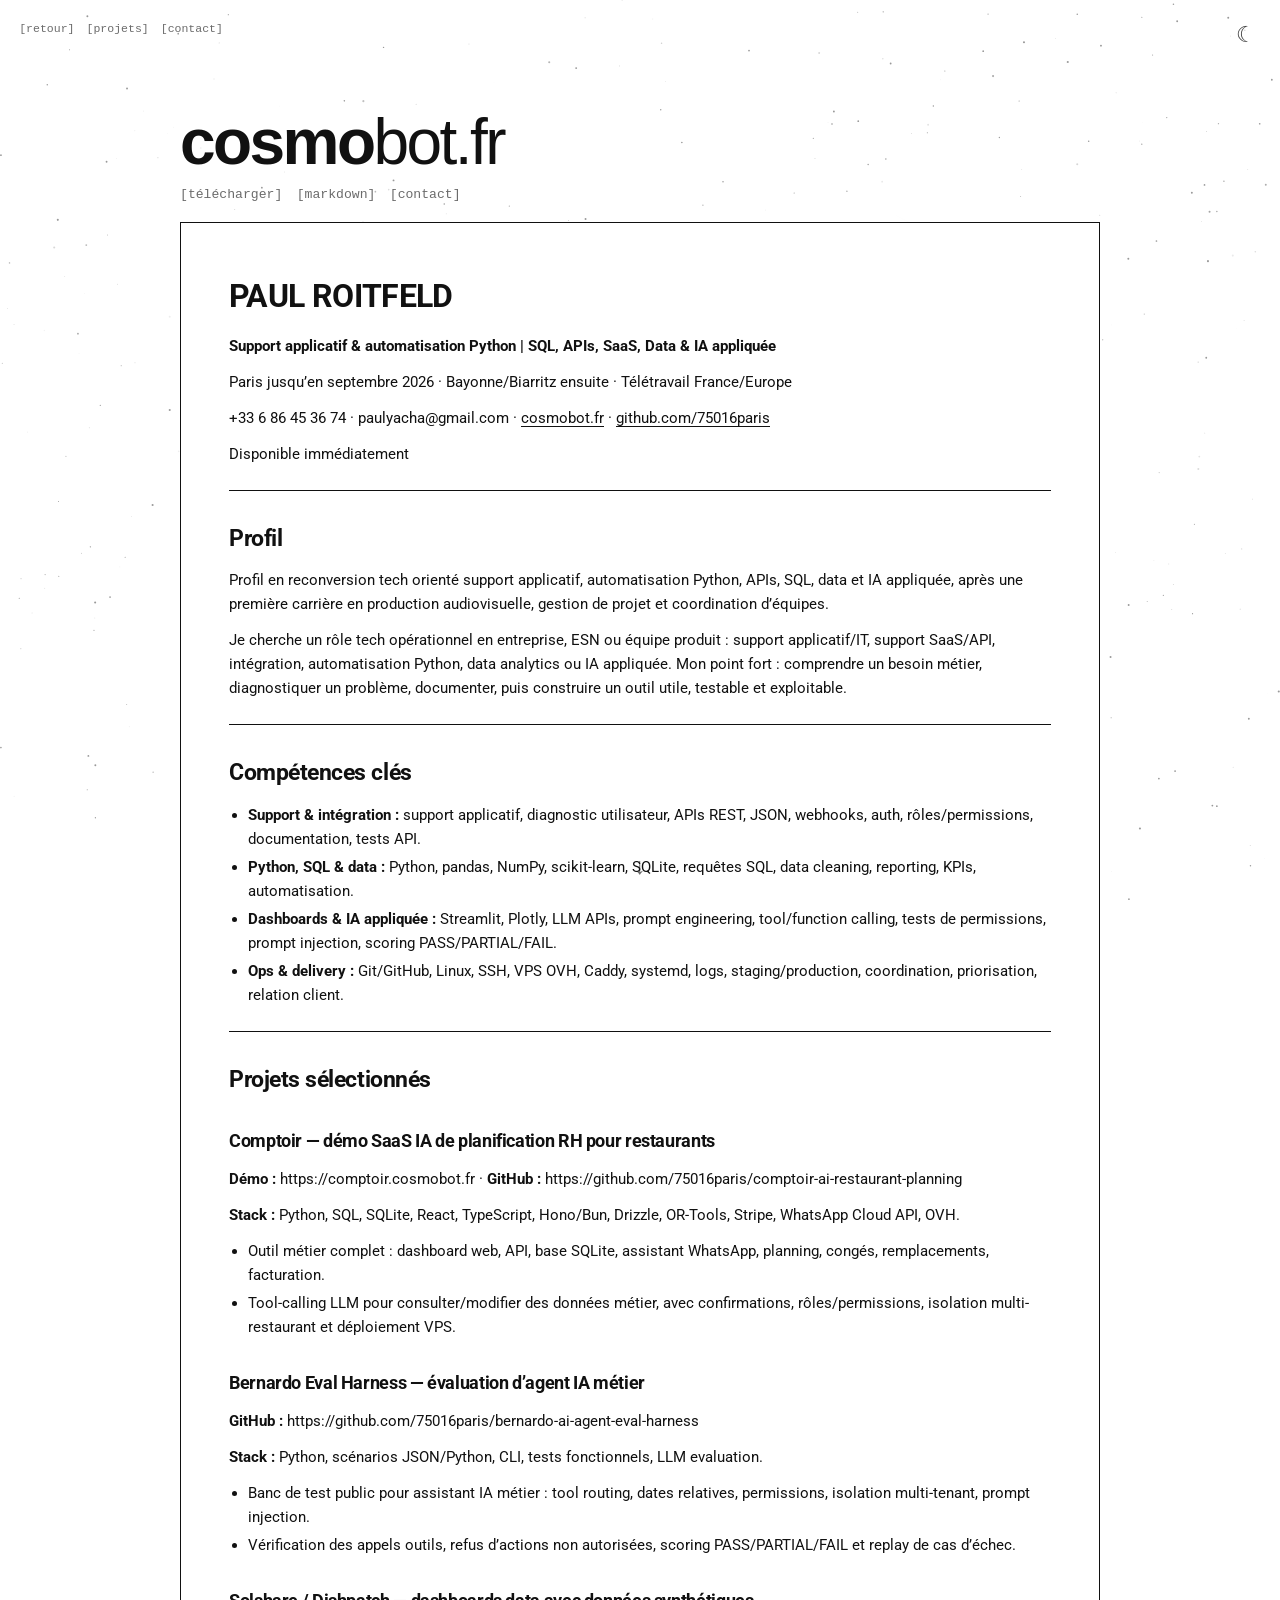
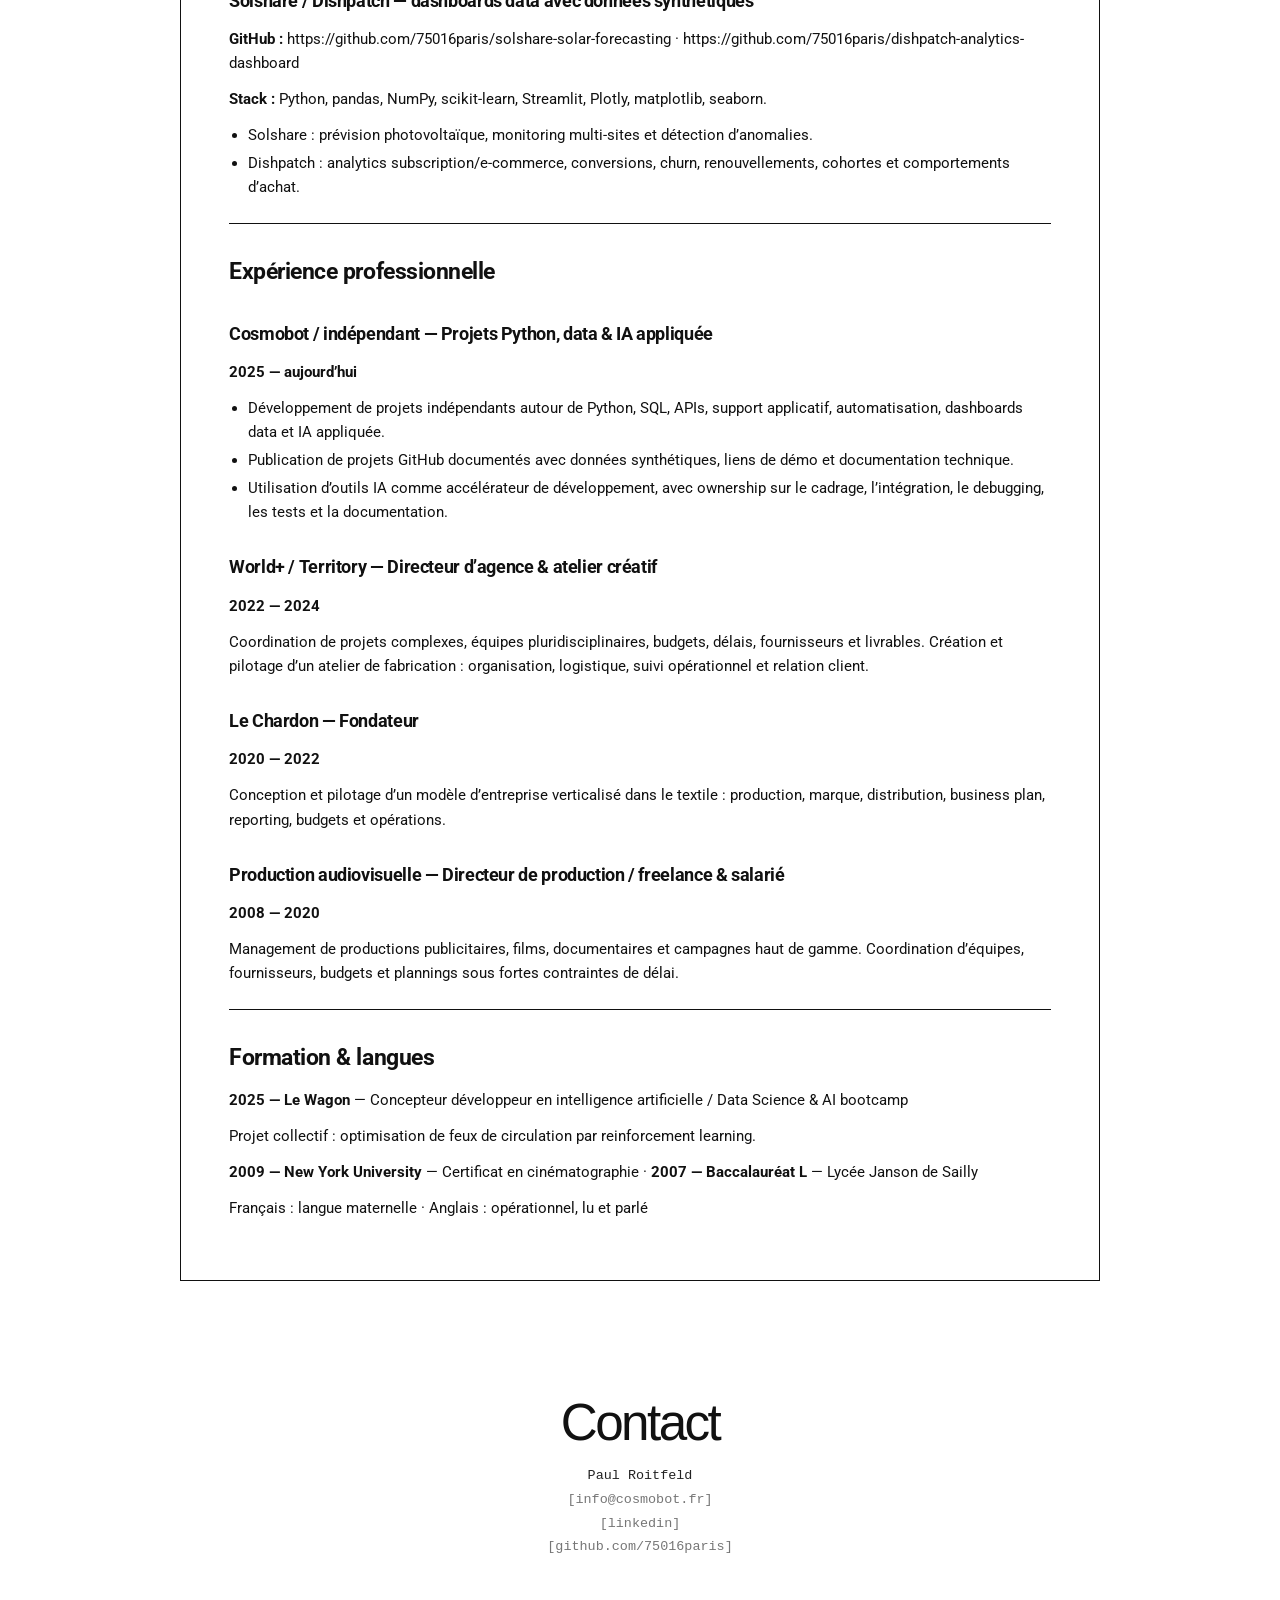
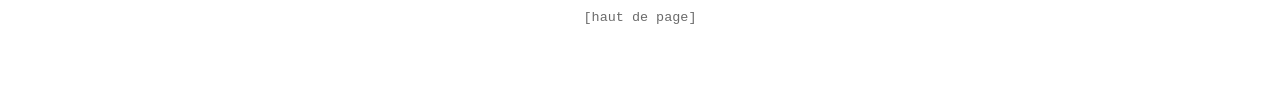
<file: cv.html>
<!DOCTYPE html>
<html lang="fr">
<head>
  <meta charset="UTF-8">
  <meta name="viewport" content="width=device-width, initial-scale=1.0">
  <title>CV — Paul Roitfeld — Cosmobot</title>
  <link rel="stylesheet" href="projects/project-page.css">
</head>
<body class="cv-document-page">
  <canvas id="stars"></canvas>

  <nav class="top-nav" aria-label="Navigation principale">
    <a href="index.html#about">[<span>retour</span>]</a>
    <a href="index.html#projets">[<span>projets</span>]</a>
    <a href="#contact">[<span>contact</span>]</a>
  </nav>

  <button class="theme-toggle" id="themeToggle" aria-label="Changer le thème">
    <span id="toggleIcon">●</span>
  </button>

  <nav class="scroll-nav" aria-label="Navigation de défilement">
    <button type="button" id="scrollUp" aria-label="Faire défiler vers le haut">↑</button>
    <button type="button" id="scrollDown" aria-label="Faire défiler vers le bas">↓</button>
  </nav>

  <header class="project-header" id="top">
    <a class="logo-link" href="index.html">
      <span class="logo-cosmo">cosmo</span><span class="logo-bot">bot.fr</span>
    </a>

    <div class="project-actions">
      <a class="bracket-link" href="cv/CV_IA_APPLIQUEE_FR.pdf" download>[<span>télécharger</span>]</a>
      <a class="bracket-link" href="cv/CV_IA_APPLIQUEE_FR.md">[<span>markdown</span>]</a>
      <a class="bracket-link" href="#contact">[<span>contact</span>]</a>
    </div>
  </header>

  <main data-readme-url="cv/CV_IA_APPLIQUEE_FR.md">
    <article class="readme" id="readme">Chargement du CV…</article>
  </main>

  <footer class="document-contact" id="contact">
    <h2>Contact</h2>
    <ul class="document-contact-list">
      <li>Paul Roitfeld</li>
      <li><a class="bracket-link js-email" href="#" data-user="info" data-domain="cosmobot.fr">[<span>info@cosmobot.fr</span>]</a></li>
      <li><a class="bracket-link" href="https://www.linkedin.com/in/paul-r-07ab7b38b/">[<span>linkedin</span>]</a></li>
      <li><a class="bracket-link" href="https://github.com/75016paris">[<span>github.com/75016paris</span>]</a></li>
    </ul>
  </footer>

  <footer class="page-footer">
    <a class="bracket-link" href="#top">[<span>haut de page</span>]</a>
  </footer>

  <script src="projects/project-page.js"></script>
</body>
</html>
</file>
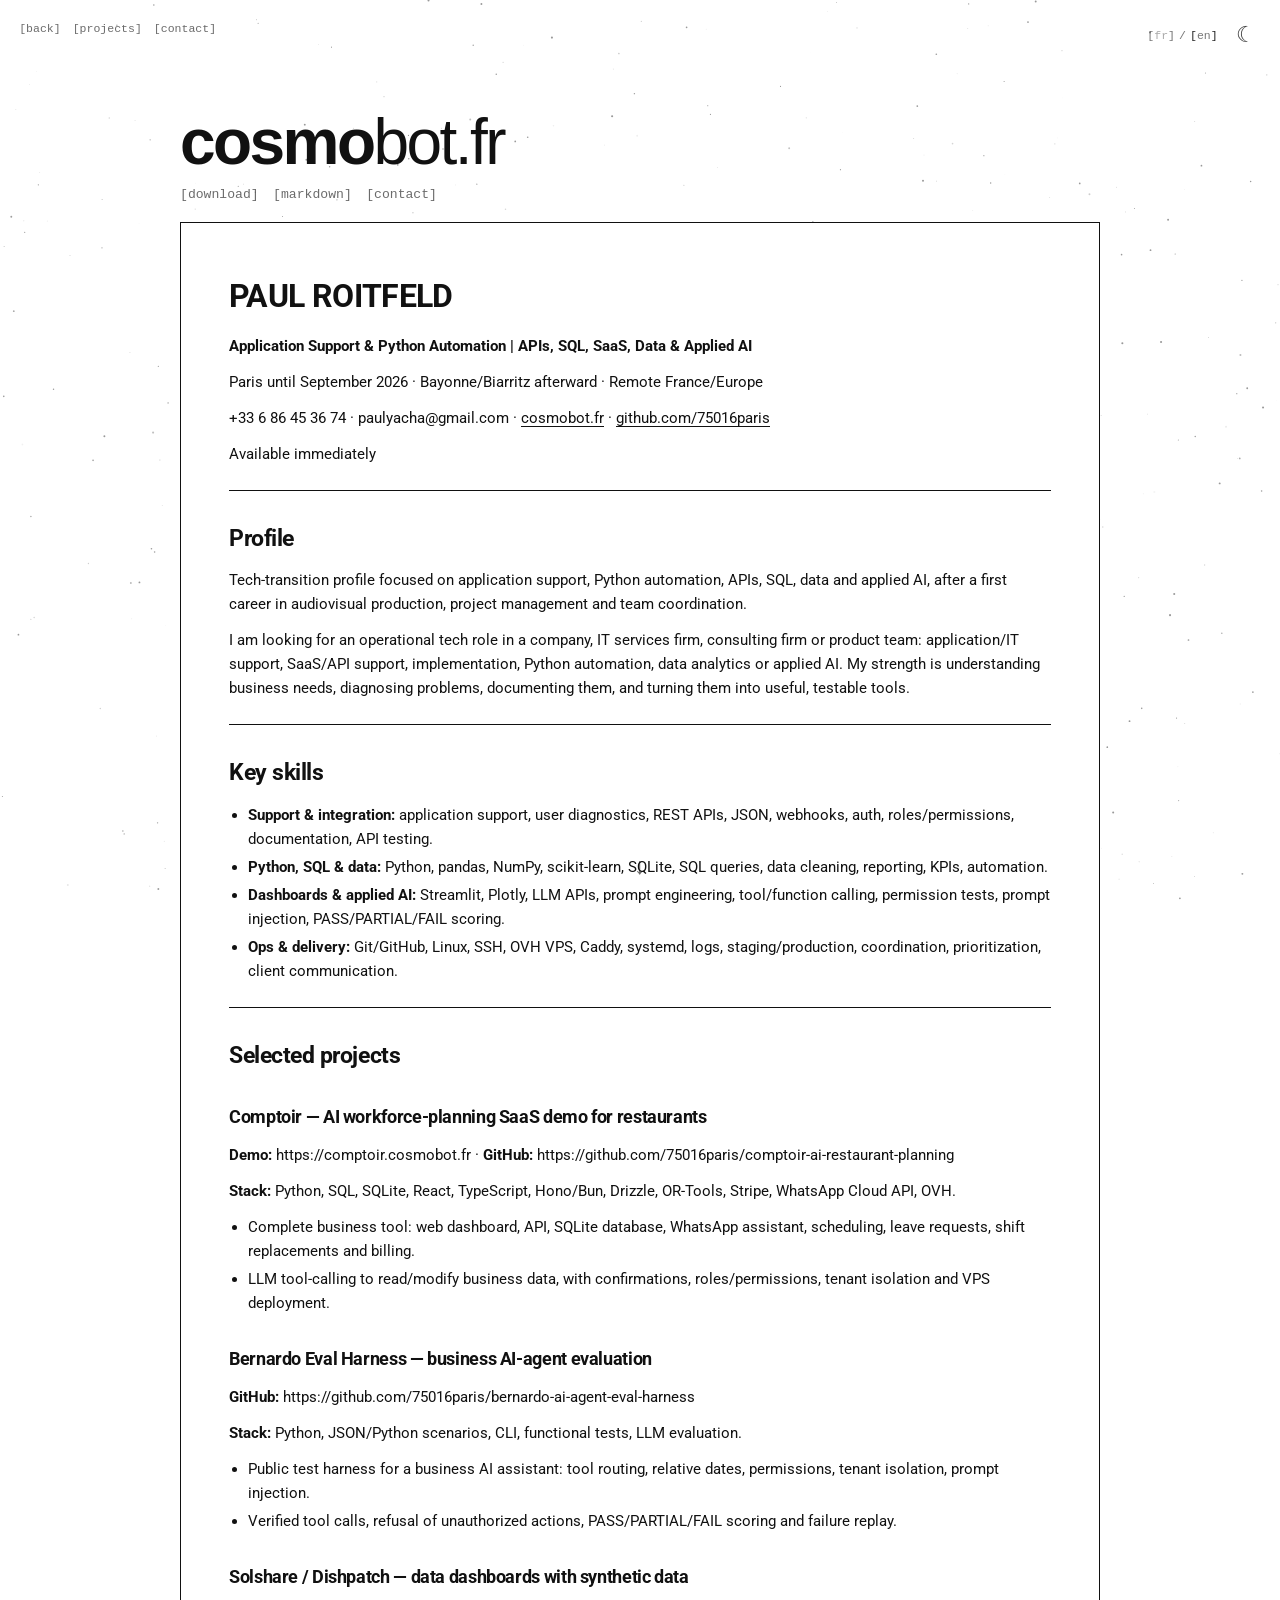
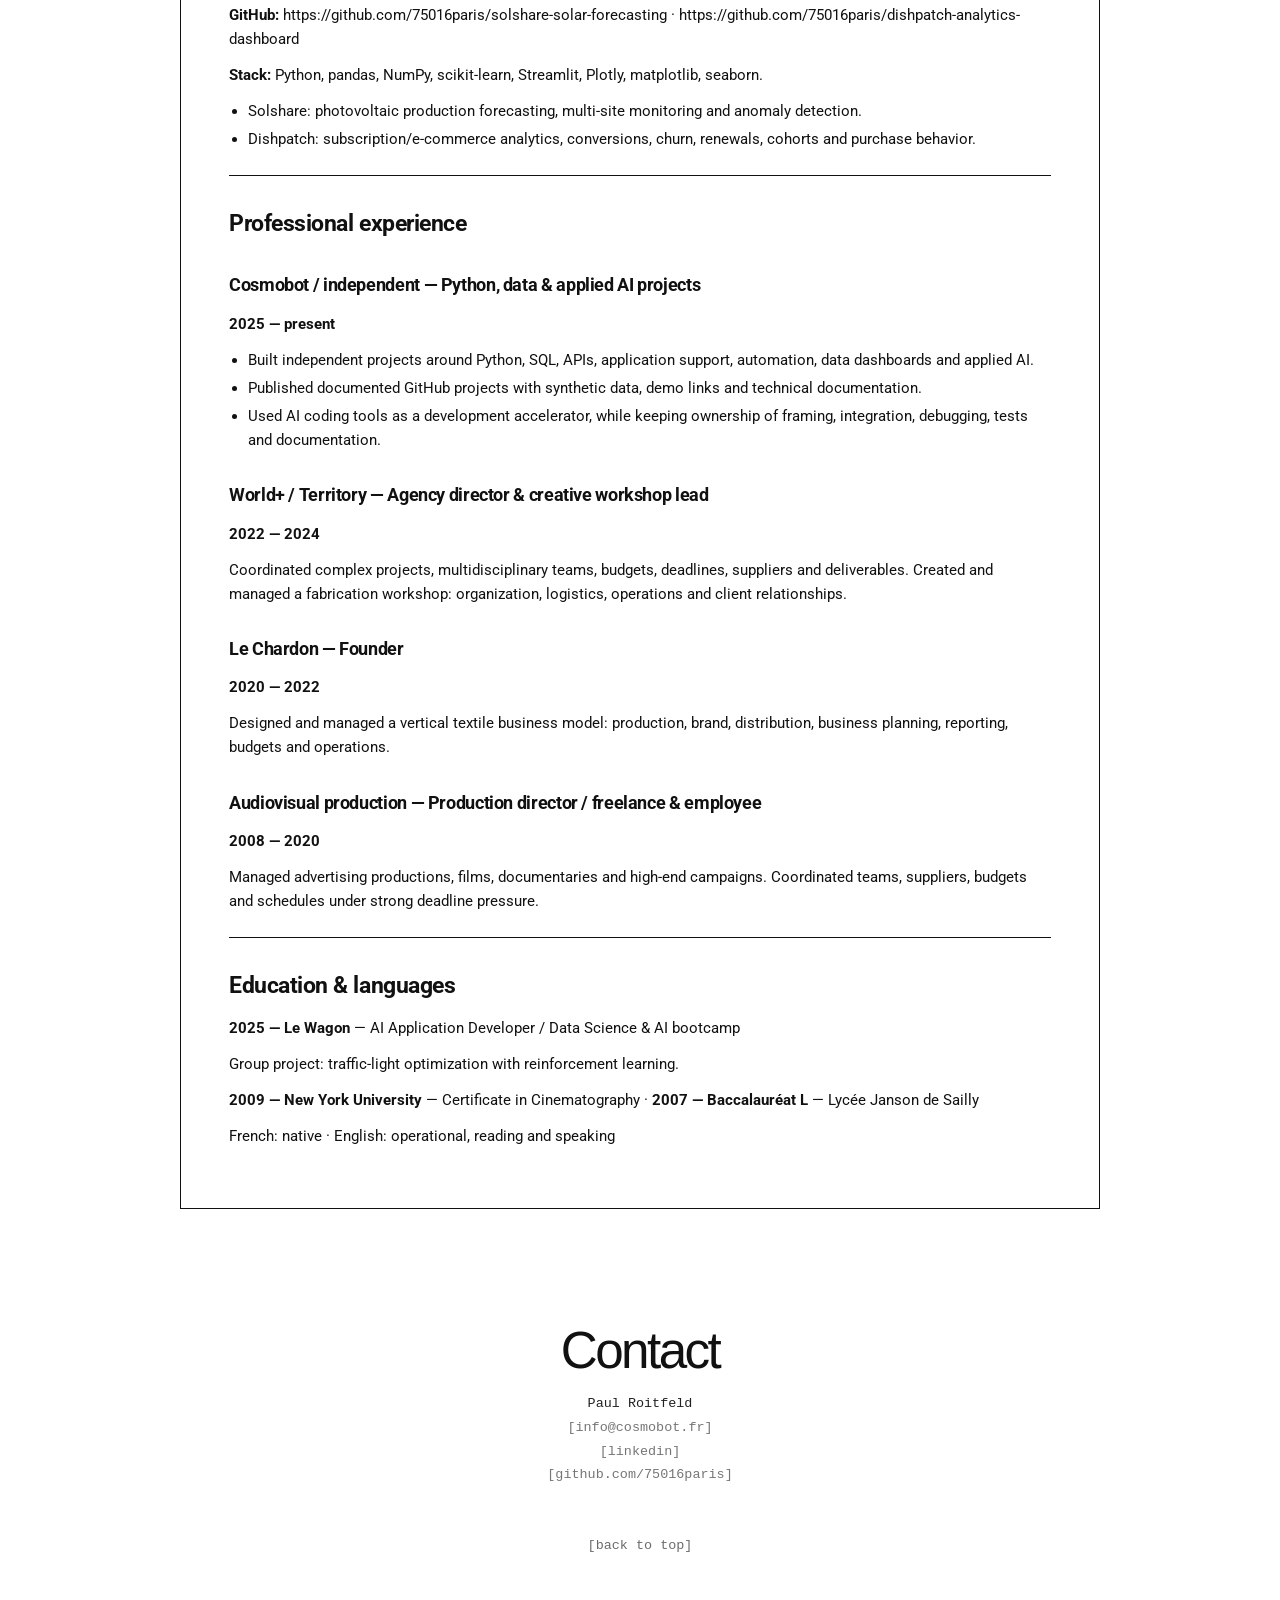
<file: en/cv.html>
<!DOCTYPE html>
<html lang="en">
<head>
  <meta charset="UTF-8">
  <meta name="viewport" content="width=device-width, initial-scale=1.0">
  <title>CV — Paul Roitfeld — Cosmobot</title>
  <link rel="stylesheet" href="../projects/project-page.css">
</head>
<body class="cv-document-page">
  <canvas id="stars"></canvas>

  <nav class="top-nav" aria-label="Main navigation">
    <a href="index.html#about">[<span>back</span>]</a>
    <a href="index.html#projects">[<span>projects</span>]</a>
    <a href="#contact">[<span>contact</span>]</a>
  </nav>

  <div class="corner-controls">
    <nav class="language-switch" aria-label="Language">
      <a href="../cv.html">[<span>fr</span>]</a>
      <span>/</span>
      <a class="is-active" href="cv.html" aria-current="page">[<span>en</span>]</a>
    </nav>
    <button class="theme-toggle" id="themeToggle" aria-label="Toggle theme">
      <span id="toggleIcon">●</span>
    </button>
  </div>

  <nav class="scroll-nav" aria-label="Scroll navigation">
    <button type="button" id="scrollUp" aria-label="Scroll up">↑</button>
    <button type="button" id="scrollDown" aria-label="Scroll down">↓</button>
  </nav>

  <header class="project-header" id="top">
    <a class="logo-link" href="index.html">
      <span class="logo-cosmo">cosmo</span><span class="logo-bot">bot.fr</span>
    </a>

    <div class="project-actions">
      <a class="bracket-link" href="../cv/CV_IA_APPLIQUEE_EN.pdf" download>[<span>download</span>]</a>
      <a class="bracket-link" href="../cv/CV_IA_APPLIQUEE_EN.md">[<span>markdown</span>]</a>
      <a class="bracket-link" href="#contact">[<span>contact</span>]</a>
    </div>
  </header>

  <main data-readme-url="../cv/CV_IA_APPLIQUEE_EN.md">
    <article class="readme" id="readme">Loading CV…</article>
  </main>

  <footer class="document-contact" id="contact">
    <h2>Contact</h2>
    <ul class="document-contact-list">
      <li>Paul Roitfeld</li>
      <li><a class="bracket-link js-email" href="#" data-user="info" data-domain="cosmobot.fr">[<span>info@cosmobot.fr</span>]</a></li>
      <li><a class="bracket-link" href="https://www.linkedin.com/in/paul-r-07ab7b38b/">[<span>linkedin</span>]</a></li>
      <li><a class="bracket-link" href="https://github.com/75016paris">[<span>github.com/75016paris</span>]</a></li>
    </ul>
  </footer>

  <footer class="page-footer">
    <a class="bracket-link" href="#top">[<span>back to top</span>]</a>
  </footer>

  <script src="../projects/project-page.js"></script>
</body>
</html>
</file>
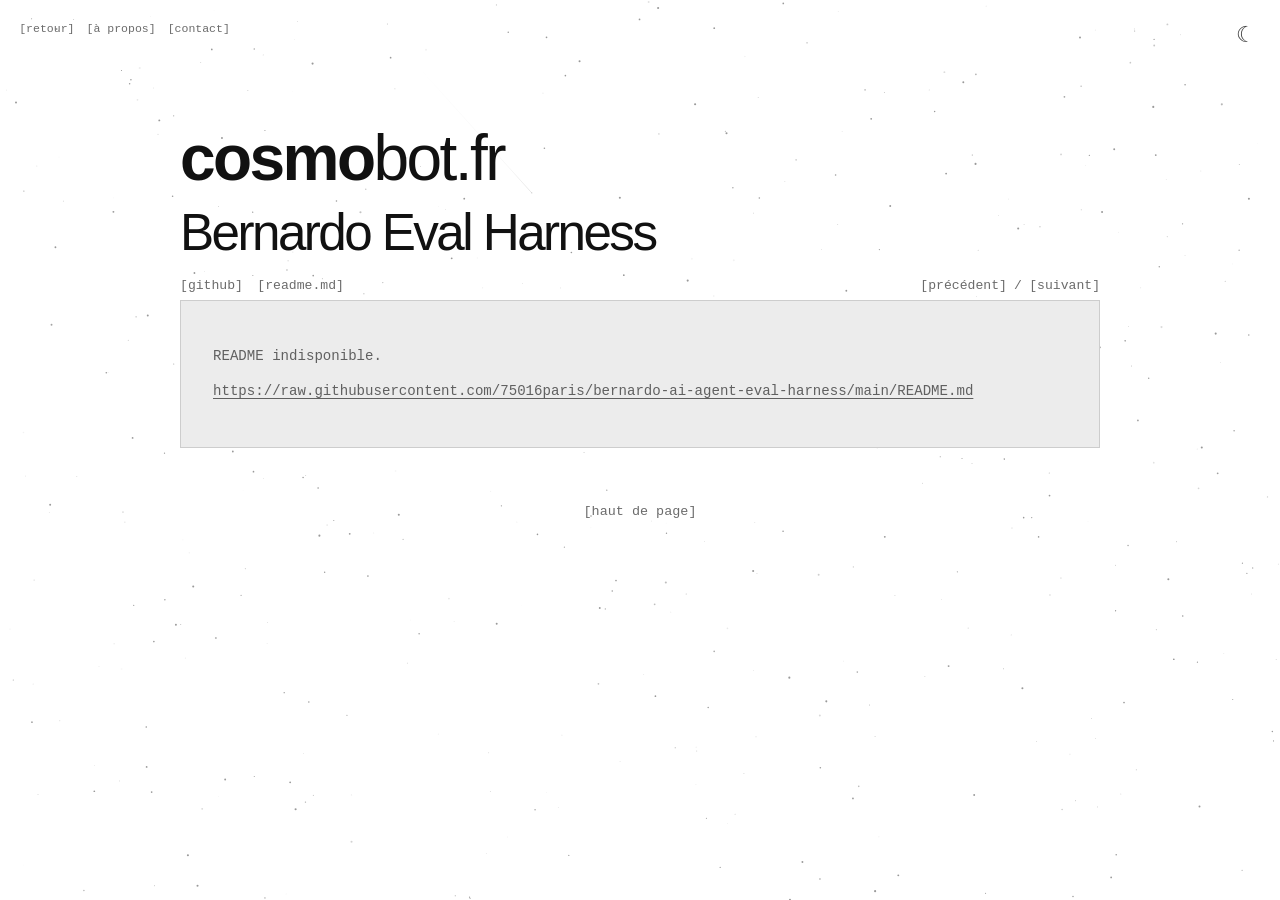
<file: projects/bernardo.html>
<!DOCTYPE html>
<html lang="fr">
<head>
  <meta charset="UTF-8">
  <meta name="viewport" content="width=device-width, initial-scale=1.0">
  <title>Bernardo Eval Harness — Cosmobot</title>
  <link rel="stylesheet" href="project-page.css">
</head>
<body>
  <canvas id="stars"></canvas>

  <nav class="top-nav" aria-label="Navigation principale">
    <a href="../index.html#projets">[<span>retour</span>]</a>
    <a href="../index.html#about">[<span>à propos</span>]</a>
    <a href="../index.html#contact">[<span>contact</span>]</a>
  </nav>

  <button class="theme-toggle" id="themeToggle" aria-label="Changer le thème">
    <span id="toggleIcon">●</span>
  </button>

  <nav class="scroll-nav" aria-label="Navigation de défilement">
    <button type="button" id="scrollUp" aria-label="Faire défiler vers le haut">↑</button>
    <button type="button" id="scrollDown" aria-label="Faire défiler vers le bas">↓</button>
  </nav>

  <main id="top" data-readme-url="https://raw.githubusercontent.com/75016paris/bernardo-ai-agent-eval-harness/main/README.md">
    <header class="project-header">
      <a class="logo-link" href="../index.html">
        <span class="logo-cosmo">cosmo</span><span class="logo-bot">bot.fr</span>
      </a>

      <h1>Bernardo Eval Harness</h1>
      <div class="project-actions">
        <a class="bracket-link" href="https://github.com/75016paris/bernardo-ai-agent-eval-harness" target="_blank" rel="noopener noreferrer">[<span>github</span>]</a>
        <a class="bracket-link" href="https://raw.githubusercontent.com/75016paris/bernardo-ai-agent-eval-harness/main/README.md" target="_blank" rel="noopener noreferrer">[<span>readme.md</span>]</a>
        <span class="project-cycle">
          <a class="bracket-link" href="comptoir.html">[<span>précédent</span>]</a>
          <span class="cycle-separator">/</span>
          <a class="bracket-link" href="solar-forecasting.html">[<span>suivant</span>]</a>
        </span>
      </div>
    </header>

    <article class="readme" id="readme">Chargement du README…</article>

    <footer class="page-footer">
      <a class="bracket-link" href="#top">[<span>haut de page</span>]</a>
    </footer>
  </main>

  <script src="project-page.js"></script>
</body>
</html>
</file>
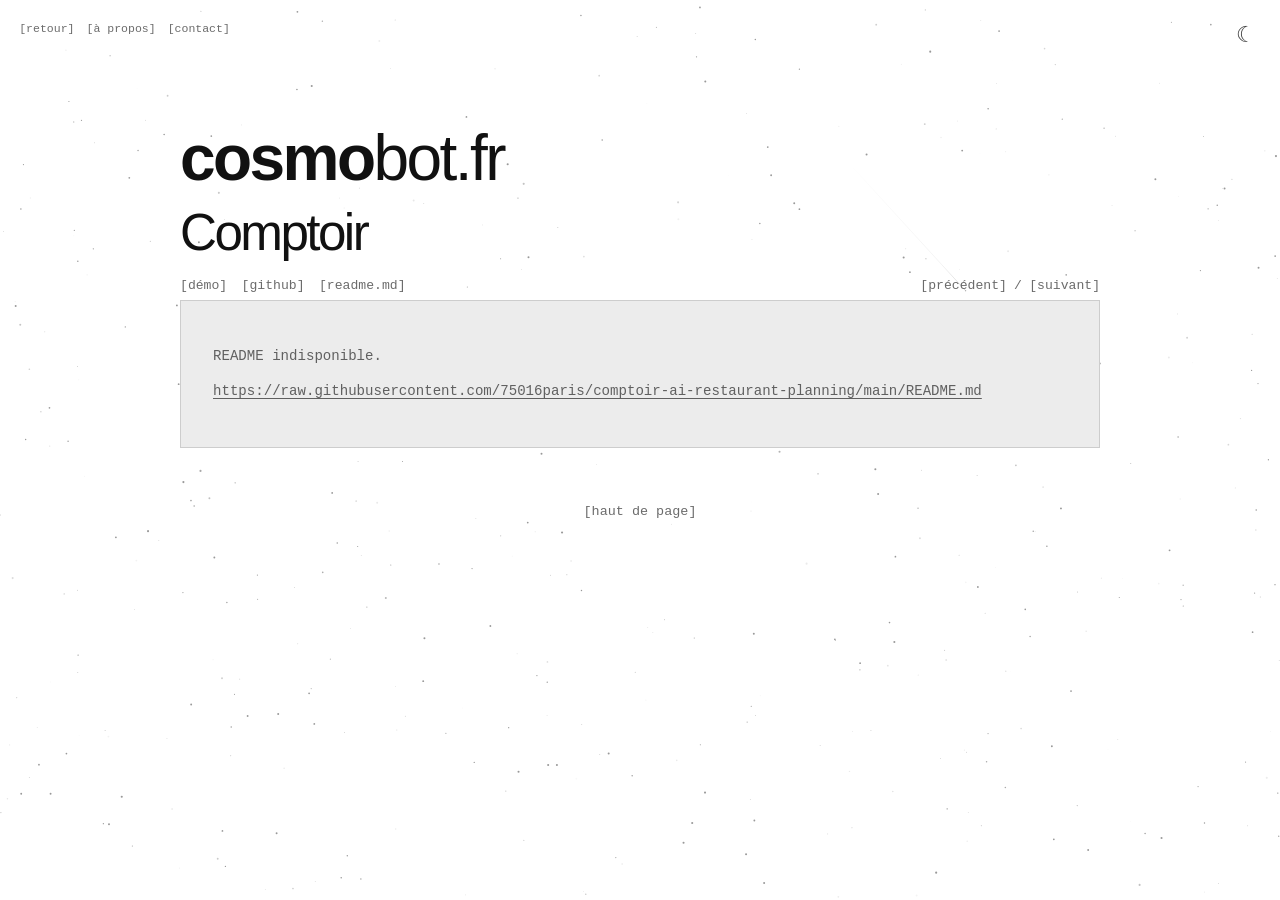
<file: projects/comptoir.html>
<!DOCTYPE html>
<html lang="fr">
<head>
  <meta charset="UTF-8">
  <meta name="viewport" content="width=device-width, initial-scale=1.0">
  <title>Comptoir — Cosmobot</title>
  <link rel="stylesheet" href="project-page.css">
</head>
<body>
  <canvas id="stars"></canvas>

  <nav class="top-nav" aria-label="Navigation principale">
    <a href="../index.html#projets">[<span>retour</span>]</a>
    <a href="../index.html#about">[<span>à propos</span>]</a>
    <a href="../index.html#contact">[<span>contact</span>]</a>
  </nav>

  <button class="theme-toggle" id="themeToggle" aria-label="Changer le thème">
    <span id="toggleIcon">●</span>
  </button>

  <nav class="scroll-nav" aria-label="Navigation de défilement">
    <button type="button" id="scrollUp" aria-label="Faire défiler vers le haut">↑</button>
    <button type="button" id="scrollDown" aria-label="Faire défiler vers le bas">↓</button>
  </nav>

  <main id="top" data-readme-url="https://raw.githubusercontent.com/75016paris/comptoir-ai-restaurant-planning/main/README.md">
    <header class="project-header">
      <a class="logo-link" href="../index.html">
        <span class="logo-cosmo">cosmo</span><span class="logo-bot">bot.fr</span>
      </a>

      <h1>Comptoir</h1>
      <div class="project-actions">
      <a class="bracket-link" href="https://comptoir.cosmobot.fr" target="_blank" rel="noopener noreferrer">[<span>démo</span>]</a>
        <a class="bracket-link" href="https://github.com/75016paris/comptoir-ai-restaurant-planning" target="_blank" rel="noopener noreferrer">[<span>github</span>]</a>
        <a class="bracket-link" href="https://raw.githubusercontent.com/75016paris/comptoir-ai-restaurant-planning/main/README.md" target="_blank" rel="noopener noreferrer">[<span>readme.md</span>]</a>
        <span class="project-cycle">
          <a class="bracket-link" href="subscription-analytics.html">[<span>précédent</span>]</a>
          <span class="cycle-separator">/</span>
          <a class="bracket-link" href="bernardo.html">[<span>suivant</span>]</a>
        </span>
      </div>
    </header>

    <article class="readme" id="readme">Chargement du README…</article>

    <footer class="page-footer">
      <a class="bracket-link" href="#top">[<span>haut de page</span>]</a>
    </footer>
  </main>

  <script src="project-page.js"></script>
</body>
</html>
</file>
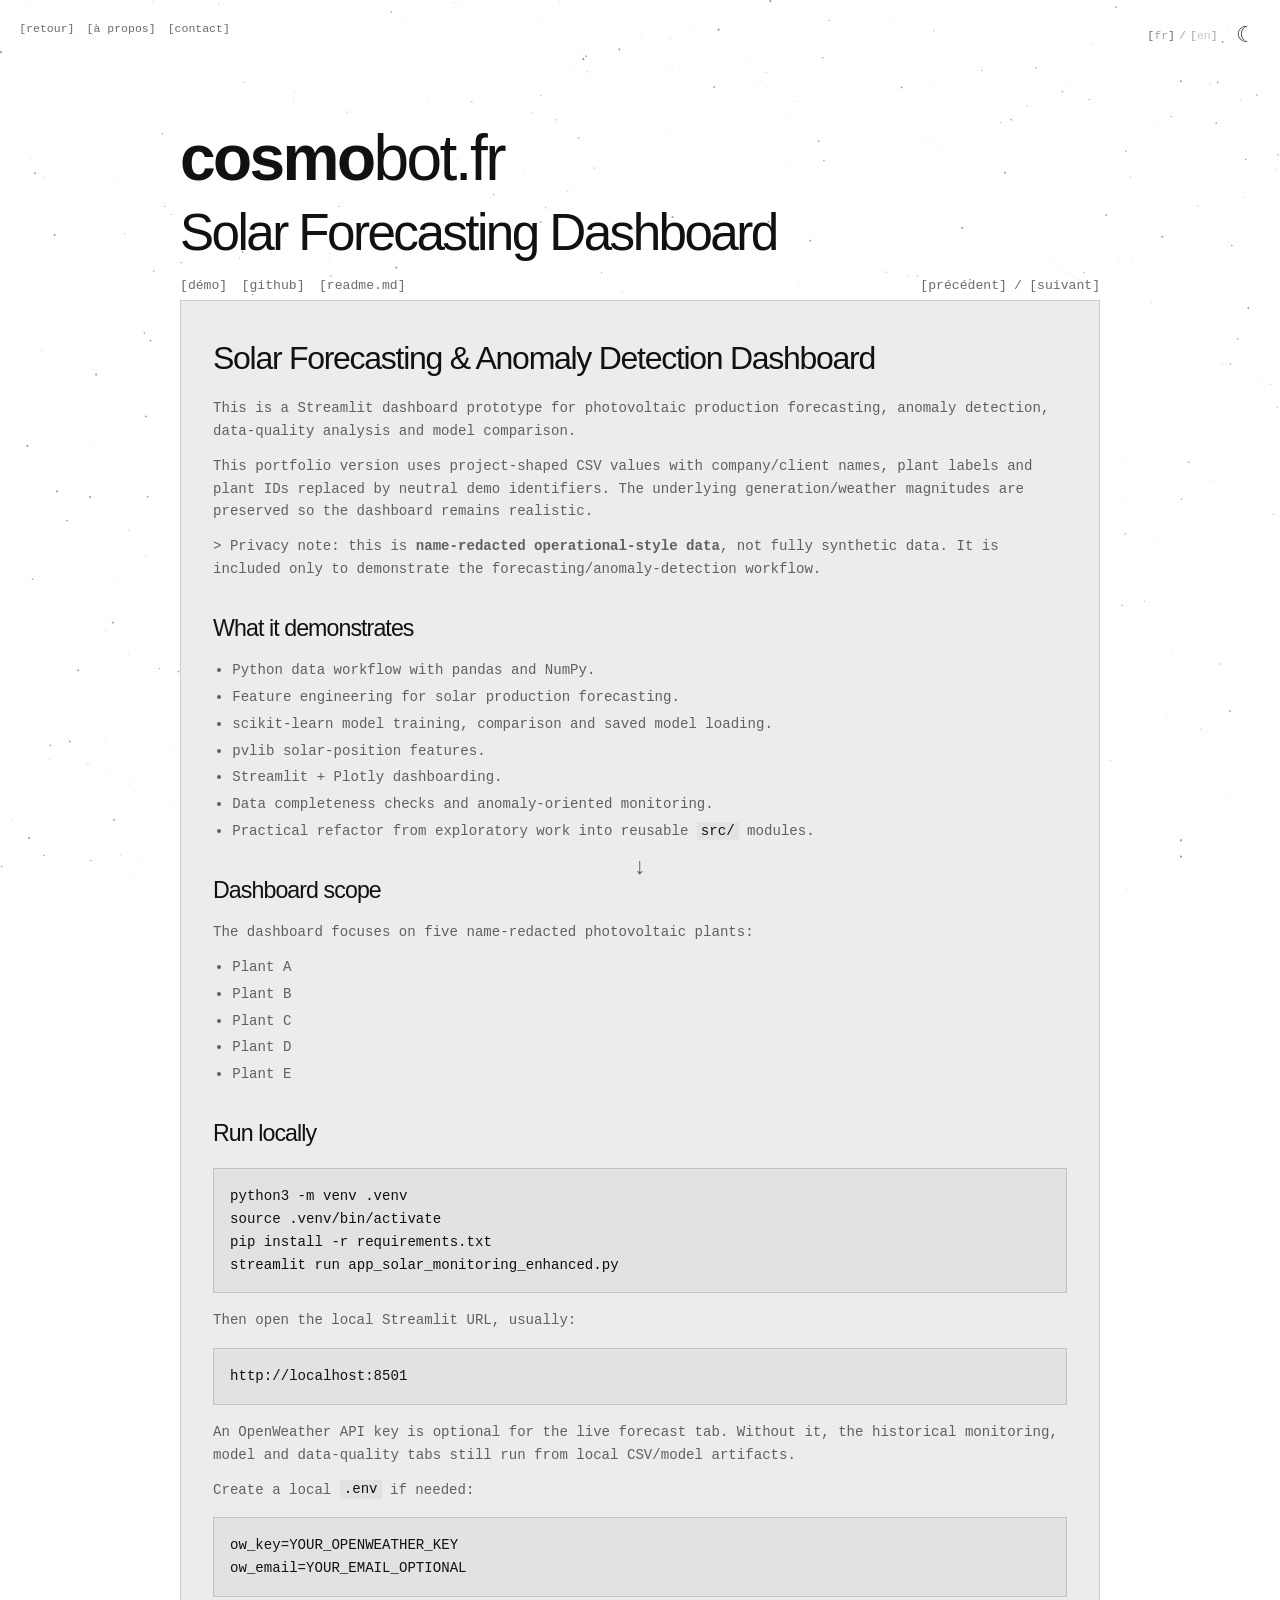
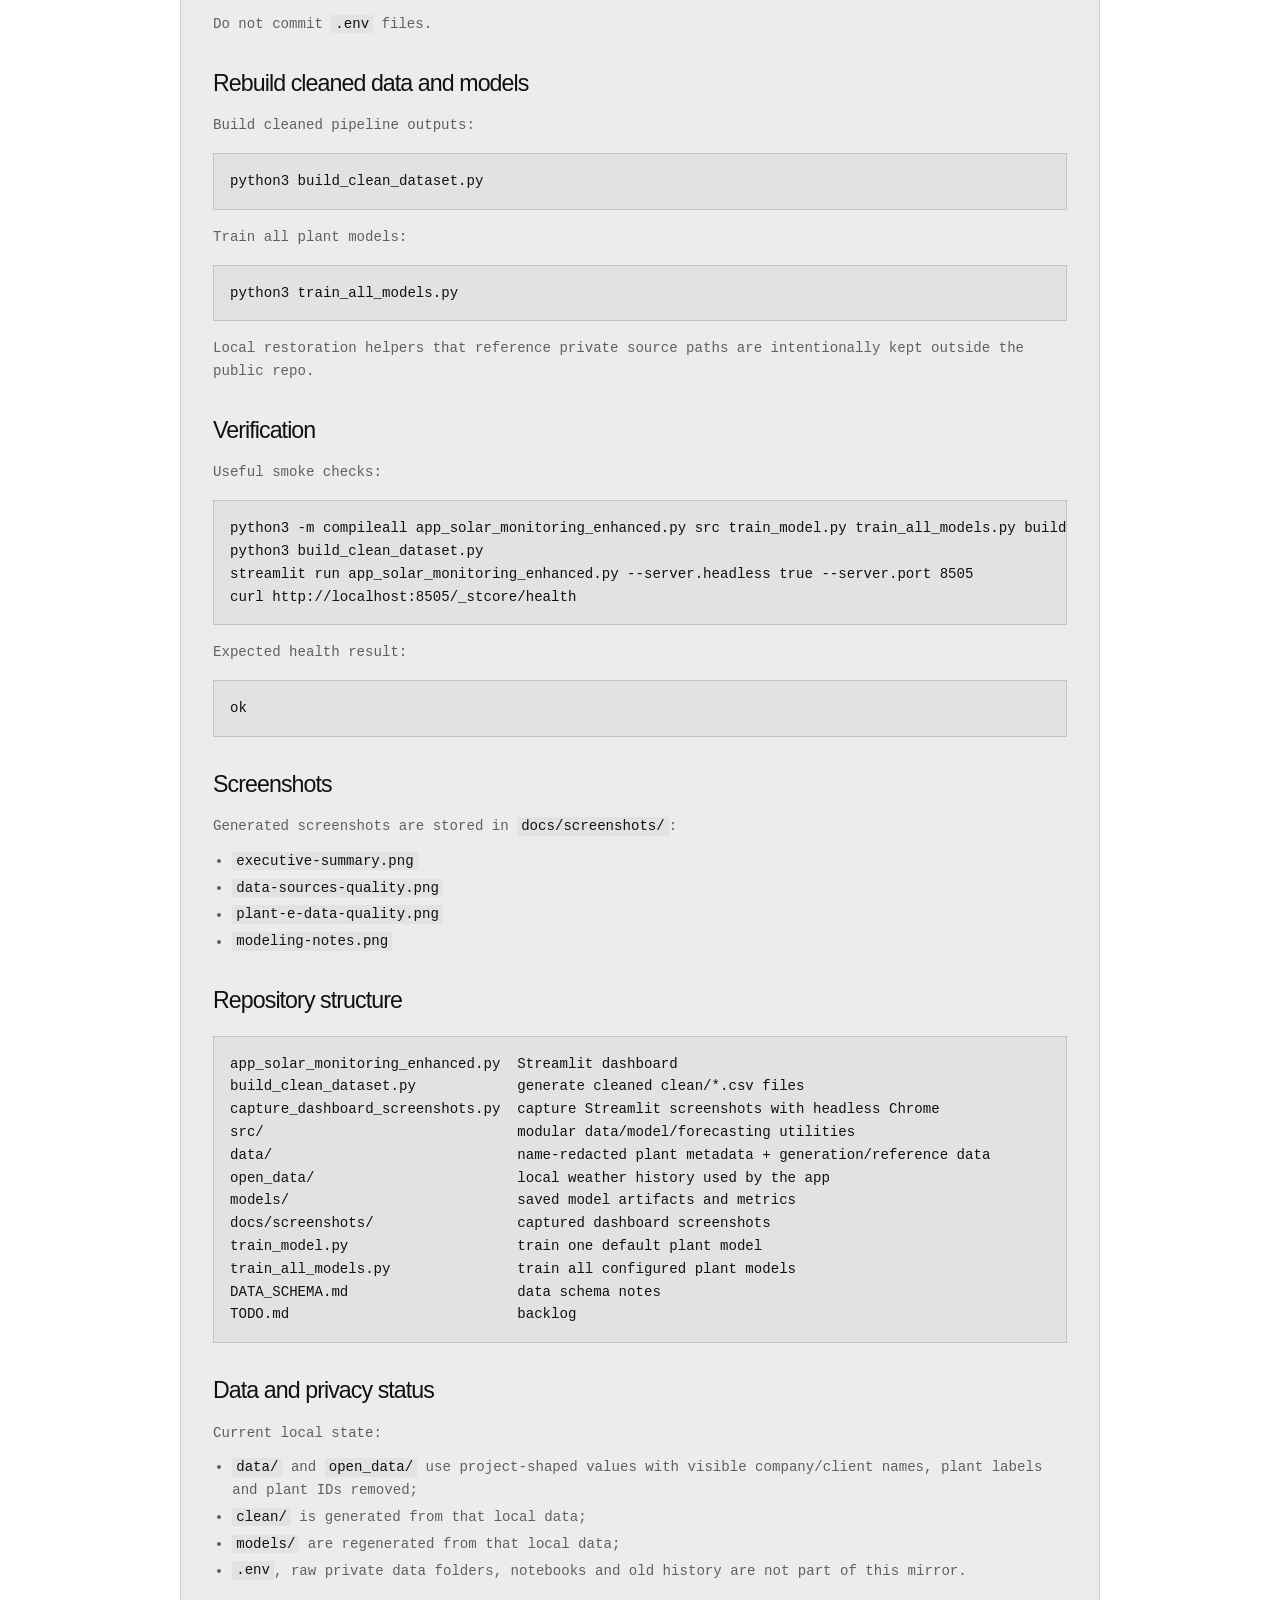
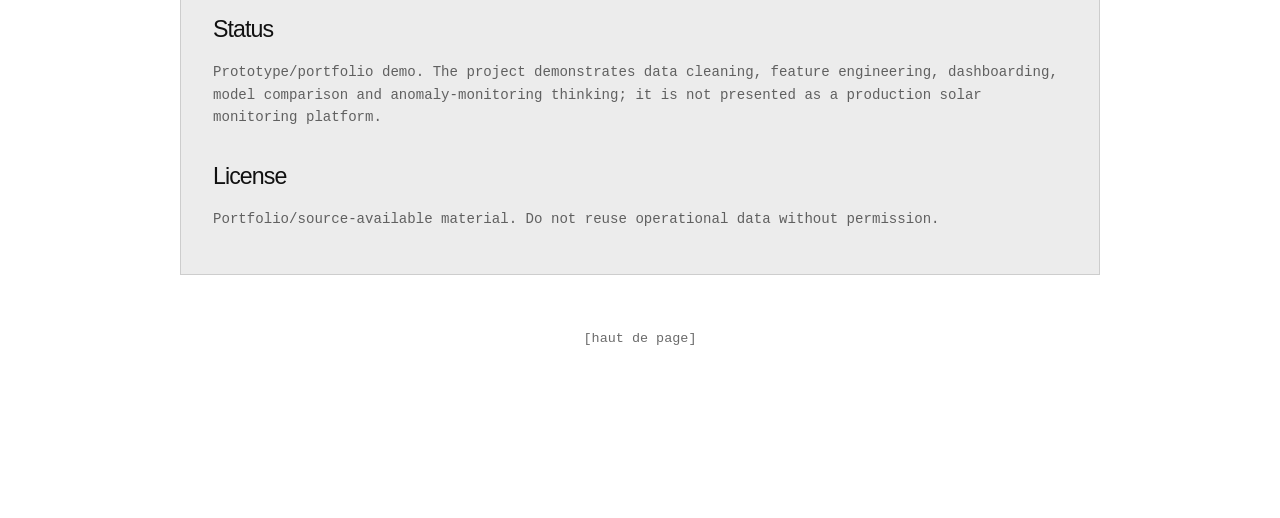
<file: projects/solar-forecasting.html>
<!DOCTYPE html>
<html lang="fr">
<head>
  <meta charset="UTF-8">
  <meta name="viewport" content="width=device-width, initial-scale=1.0">
  <title>Solar Forecasting Dashboard — Cosmobot</title>
  <link rel="stylesheet" href="project-page.css">
</head>
<body>
  <canvas id="stars"></canvas>

  <nav class="top-nav" aria-label="Navigation principale">
    <a href="../index.html#projets">[<span>retour</span>]</a>
    <a href="../index.html#about">[<span>à propos</span>]</a>
    <a href="../index.html#contact">[<span>contact</span>]</a>
  </nav>

  <div class="corner-controls">
    <nav class="language-switch" aria-label="Langue">
      <a class="is-active" href="solar-forecasting.html" aria-current="page">[<span>fr</span>]</a>
      <span>/</span>
      <a href="../en/projects/solar-forecasting.html">[<span>en</span>]</a>
    </nav>
    <button class="theme-toggle" id="themeToggle" aria-label="Changer le thème">
      <span id="toggleIcon">●</span>
    </button>
  </div>

  <nav class="scroll-nav" aria-label="Navigation de défilement">
    <button type="button" id="scrollUp" aria-label="Faire défiler vers le haut">↑</button>
    <button type="button" id="scrollDown" aria-label="Faire défiler vers le bas">↓</button>
  </nav>

  <main id="top" data-readme-url="https://raw.githubusercontent.com/75016paris/solar-forecasting-anomaly-detection-dashboard/main/README.md" data-fallback-readme="readmes/solar-forecasting.md">
    <header class="project-header">
      <a class="logo-link" href="../index.html">
        <span class="logo-cosmo">cosmo</span><span class="logo-bot">bot.fr</span>
      </a>

      <h1>Solar Forecasting Dashboard</h1>
      <div class="project-actions">
      <a class="bracket-link" href="https://solar.cosmobot.fr" target="_blank" rel="noopener noreferrer">[<span>démo</span>]</a>
        <a class="bracket-link" href="https://github.com/75016paris/solar-forecasting-anomaly-detection-dashboard" target="_blank" rel="noopener noreferrer">[<span>github</span>]</a>
        <a class="bracket-link" href="https://raw.githubusercontent.com/75016paris/solar-forecasting-anomaly-detection-dashboard/main/README.md" target="_blank" rel="noopener noreferrer">[<span>readme.md</span>]</a>
        <span class="project-cycle">
          <a class="bracket-link" href="bernardo.html">[<span>précédent</span>]</a>
          <span class="cycle-separator">/</span>
          <a class="bracket-link" href="subscription-analytics.html">[<span>suivant</span>]</a>
        </span>
      </div>
    </header>

    <article class="readme" id="readme">Chargement du README…</article>

    <footer class="page-footer">
      <a class="bracket-link" href="#top">[<span>haut de page</span>]</a>
    </footer>
  </main>

  <script src="project-page.js"></script>
</body>
</html>
</file>
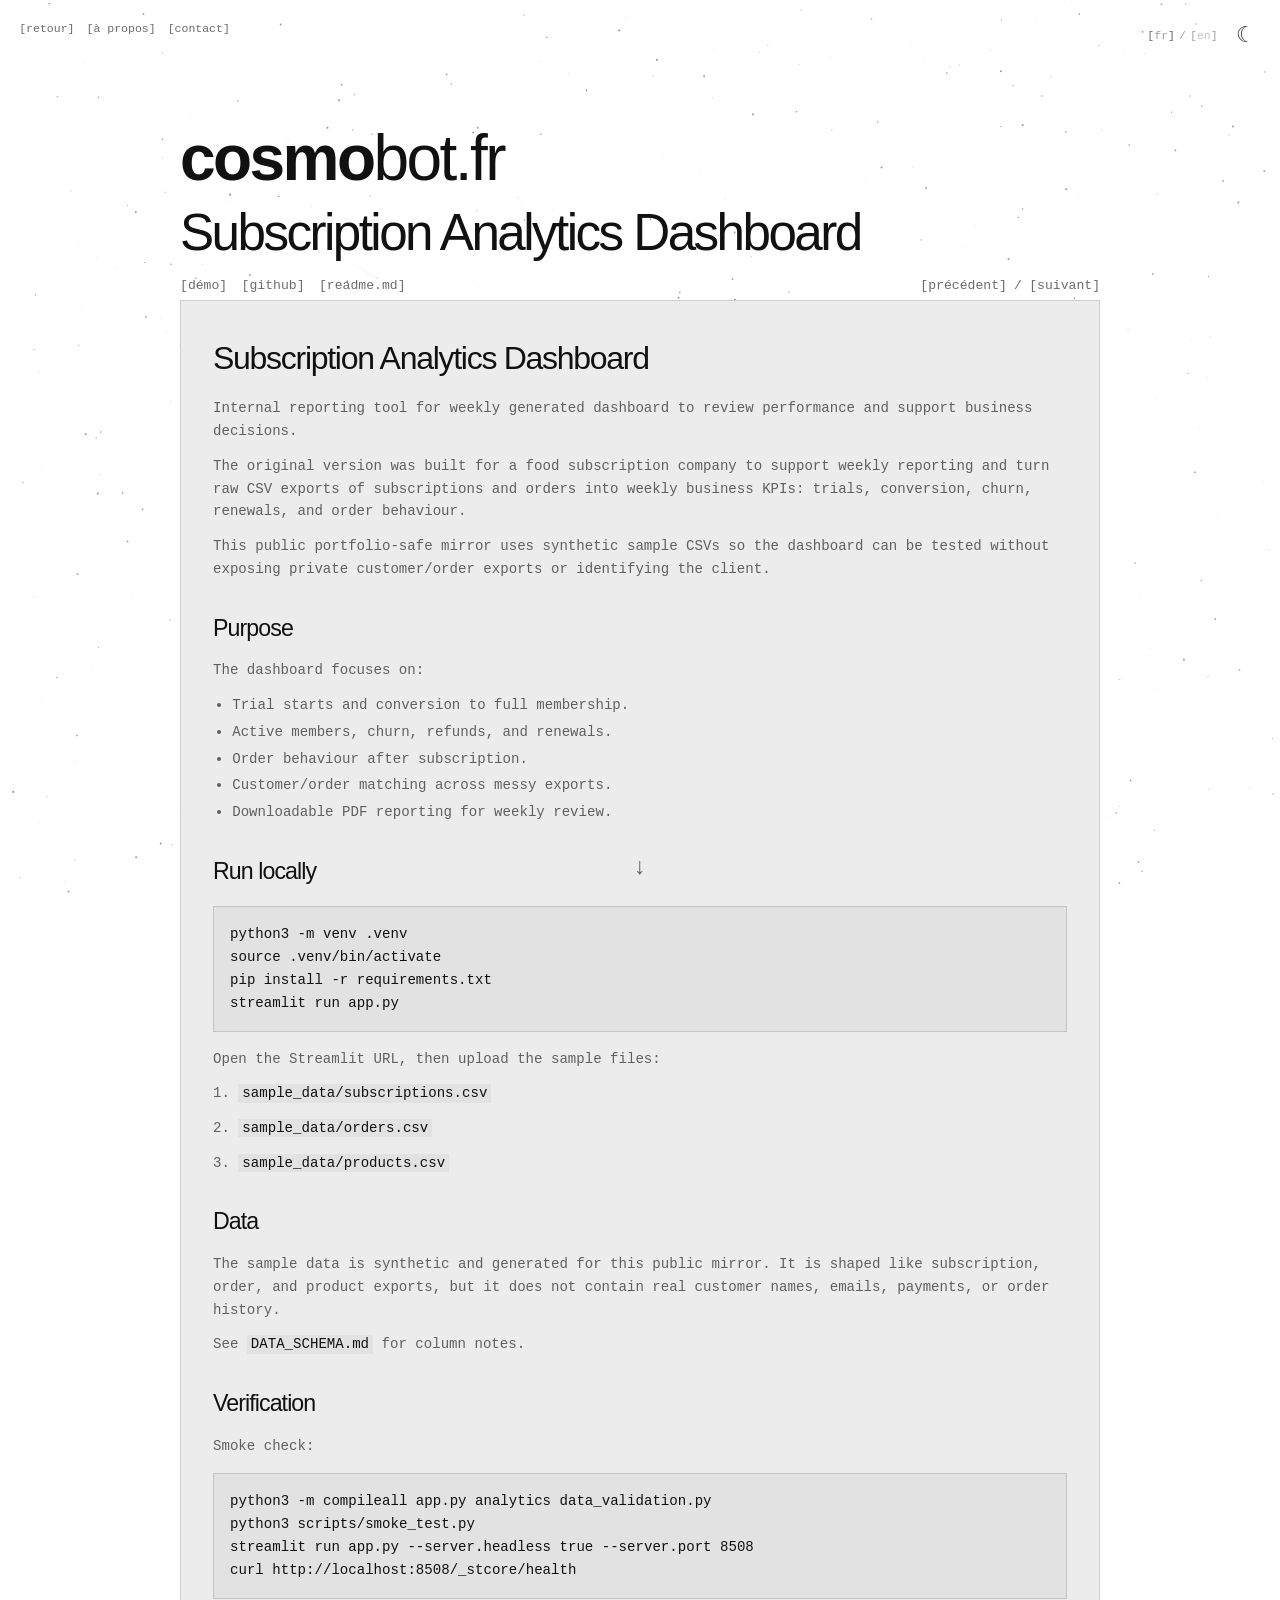
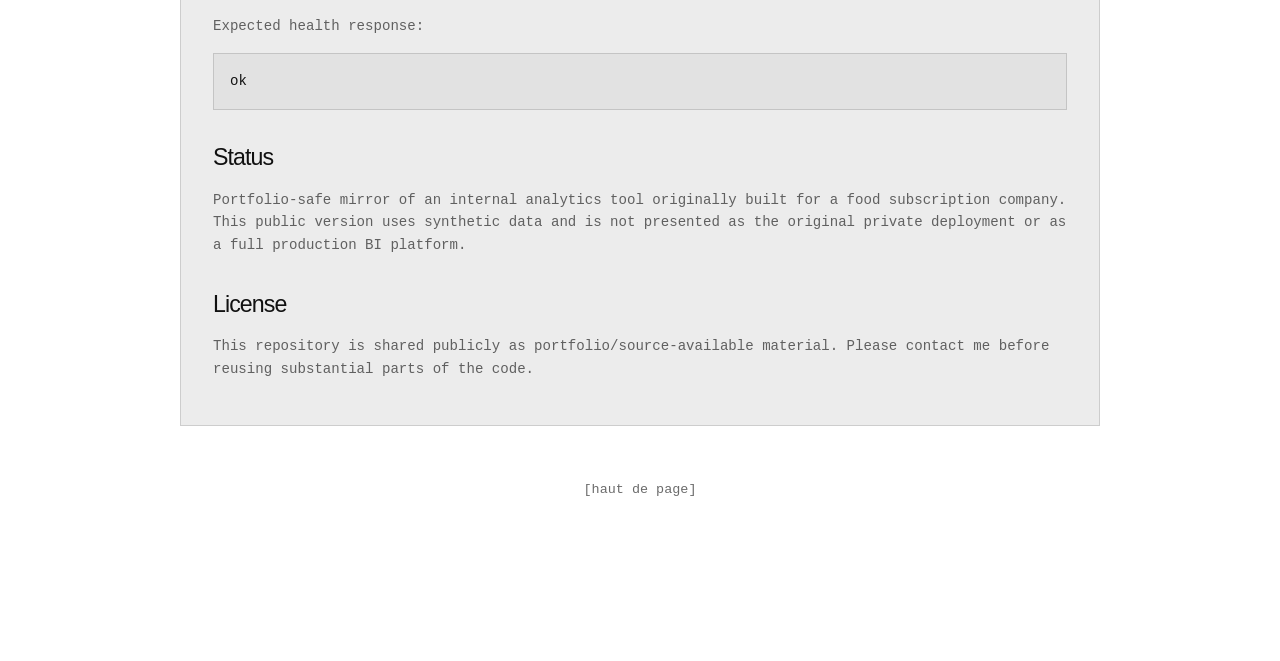
<file: projects/subscription-analytics.html>
<!DOCTYPE html>
<html lang="fr">
<head>
  <meta charset="UTF-8">
  <meta name="viewport" content="width=device-width, initial-scale=1.0">
  <title>Subscription Analytics Dashboard — Cosmobot</title>
  <link rel="stylesheet" href="project-page.css">
</head>
<body>
  <canvas id="stars"></canvas>

  <nav class="top-nav" aria-label="Navigation principale">
    <a href="../index.html#projets">[<span>retour</span>]</a>
    <a href="../index.html#about">[<span>à propos</span>]</a>
    <a href="../index.html#contact">[<span>contact</span>]</a>
  </nav>

  <div class="corner-controls">
    <nav class="language-switch" aria-label="Langue">
      <a class="is-active" href="subscription-analytics.html" aria-current="page">[<span>fr</span>]</a>
      <span>/</span>
      <a href="../en/projects/subscription-analytics.html">[<span>en</span>]</a>
    </nav>
    <button class="theme-toggle" id="themeToggle" aria-label="Changer le thème">
      <span id="toggleIcon">●</span>
    </button>
  </div>

  <nav class="scroll-nav" aria-label="Navigation de défilement">
    <button type="button" id="scrollUp" aria-label="Faire défiler vers le haut">↑</button>
    <button type="button" id="scrollDown" aria-label="Faire défiler vers le bas">↓</button>
  </nav>

  <main id="top" data-readme-url="https://raw.githubusercontent.com/75016paris/subscription-analytics-dashboard/main/README.md" data-fallback-readme="readmes/subscription-analytics.md">
    <header class="project-header">
      <a class="logo-link" href="../index.html">
        <span class="logo-cosmo">cosmo</span><span class="logo-bot">bot.fr</span>
      </a>

      <h1>Subscription Analytics Dashboard</h1>
      <div class="project-actions">
      <a class="bracket-link" href="https://analytics.cosmobot.fr" target="_blank" rel="noopener noreferrer">[<span>démo</span>]</a>
        <a class="bracket-link" href="https://github.com/75016paris/subscription-analytics-dashboard" target="_blank" rel="noopener noreferrer">[<span>github</span>]</a>
        <a class="bracket-link" href="https://raw.githubusercontent.com/75016paris/subscription-analytics-dashboard/main/README.md" target="_blank" rel="noopener noreferrer">[<span>readme.md</span>]</a>
        <span class="project-cycle">
          <a class="bracket-link" href="solar-forecasting.html">[<span>précédent</span>]</a>
          <span class="cycle-separator">/</span>
          <a class="bracket-link" href="comptoir.html">[<span>suivant</span>]</a>
        </span>
      </div>
    </header>

    <article class="readme" id="readme">Chargement du README…</article>

    <footer class="page-footer">
      <a class="bracket-link" href="#top">[<span>haut de page</span>]</a>
    </footer>
  </main>

  <script src="project-page.js"></script>
</body>
</html>
</file>
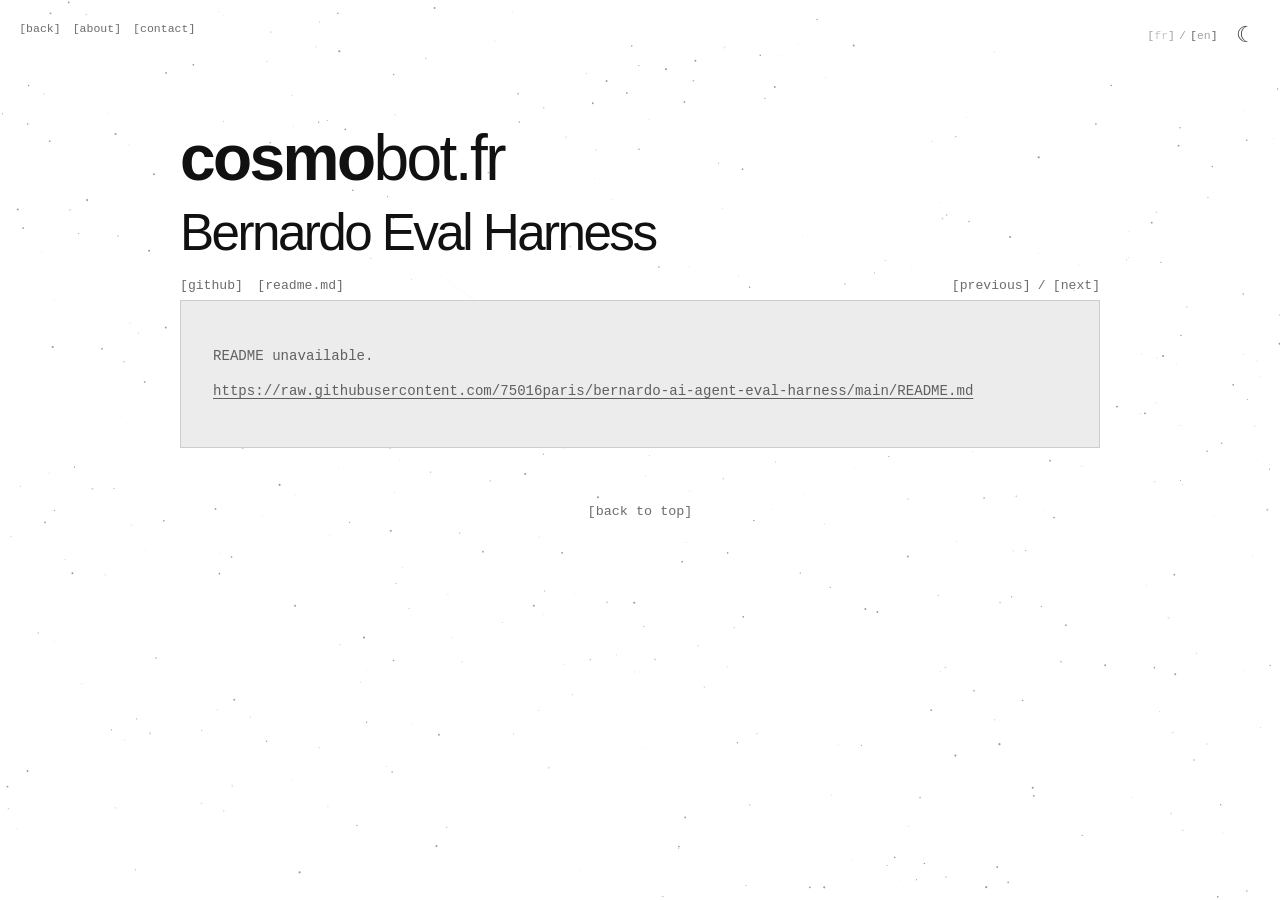
<file: en/projects/bernardo.html>
<!DOCTYPE html>
<html lang="en">
<head>
  <meta charset="UTF-8">
  <meta name="viewport" content="width=device-width, initial-scale=1.0">
  <title>Bernardo Eval Harness — Cosmobot</title>
  <link rel="stylesheet" href="../../projects/project-page.css">
</head>
<body>
  <canvas id="stars"></canvas>

  <nav class="top-nav" aria-label="Main navigation">
    <a href="../index.html#projects">[<span>back</span>]</a>
    <a href="../index.html#about">[<span>about</span>]</a>
    <a href="../index.html#contact">[<span>contact</span>]</a>
  </nav>

  <div class="corner-controls">
    <nav class="language-switch" aria-label="Language">
      <a href="../../projects/bernardo.html">[<span>fr</span>]</a>
      <span>/</span>
      <a class="is-active" href="bernardo.html" aria-current="page">[<span>en</span>]</a>
    </nav>
    <button class="theme-toggle" id="themeToggle" aria-label="Toggle theme">
      <span id="toggleIcon">●</span>
    </button>
  </div>

  <nav class="scroll-nav" aria-label="Scroll navigation">
    <button type="button" id="scrollUp" aria-label="Scroll up">↑</button>
    <button type="button" id="scrollDown" aria-label="Scroll down">↓</button>
  </nav>

  <main id="top" data-readme-url="https://raw.githubusercontent.com/75016paris/bernardo-ai-agent-eval-harness/main/README.md">
    <header class="project-header">
      <a class="logo-link" href="../index.html">
        <span class="logo-cosmo">cosmo</span><span class="logo-bot">bot.fr</span>
      </a>

      <h1>Bernardo Eval Harness</h1>
      <div class="project-actions">
        <a class="bracket-link" href="https://github.com/75016paris/bernardo-ai-agent-eval-harness" target="_blank" rel="noopener noreferrer">[<span>github</span>]</a>
        <a class="bracket-link" href="https://raw.githubusercontent.com/75016paris/bernardo-ai-agent-eval-harness/main/README.md" target="_blank" rel="noopener noreferrer">[<span>readme.md</span>]</a>
        <span class="project-cycle">
          <a class="bracket-link" href="comptoir.html">[<span>previous</span>]</a>
          <span class="cycle-separator">/</span>
          <a class="bracket-link" href="solar-forecasting.html">[<span>next</span>]</a>
        </span>
      </div>
    </header>

    <article class="readme" id="readme">Loading README…</article>

    <footer class="page-footer">
      <a class="bracket-link" href="#top">[<span>back to top</span>]</a>
    </footer>
  </main>

  <script src="../../projects/project-page.js"></script>
</body>
</html>
</file>
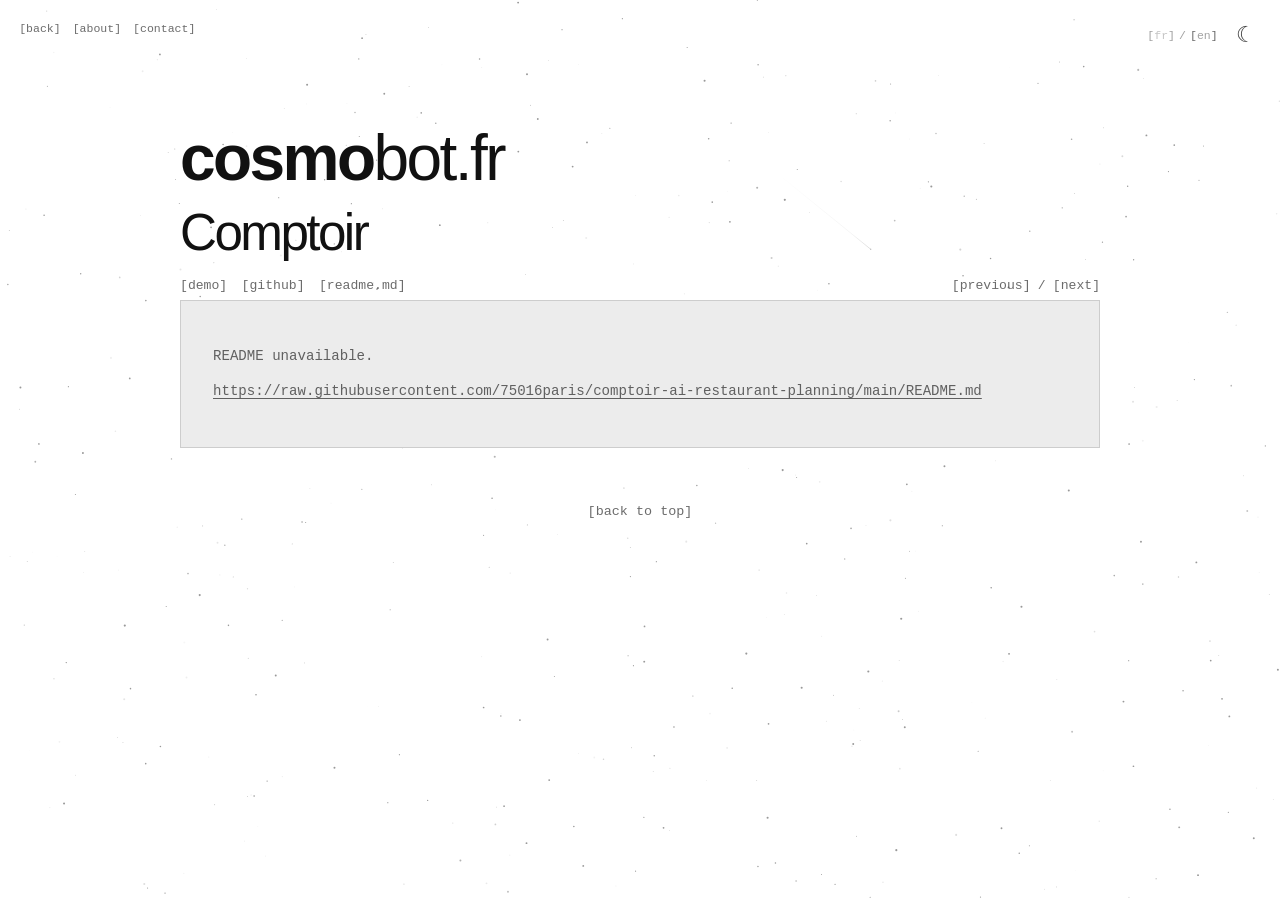
<file: en/projects/comptoir.html>
<!DOCTYPE html>
<html lang="en">
<head>
  <meta charset="UTF-8">
  <meta name="viewport" content="width=device-width, initial-scale=1.0">
  <title>Comptoir — Cosmobot</title>
  <link rel="stylesheet" href="../../projects/project-page.css">
</head>
<body>
  <canvas id="stars"></canvas>

  <nav class="top-nav" aria-label="Main navigation">
    <a href="../index.html#projects">[<span>back</span>]</a>
    <a href="../index.html#about">[<span>about</span>]</a>
    <a href="../index.html#contact">[<span>contact</span>]</a>
  </nav>

  <div class="corner-controls">
    <nav class="language-switch" aria-label="Language">
      <a href="../../projects/comptoir.html">[<span>fr</span>]</a>
      <span>/</span>
      <a class="is-active" href="comptoir.html" aria-current="page">[<span>en</span>]</a>
    </nav>
    <button class="theme-toggle" id="themeToggle" aria-label="Toggle theme">
      <span id="toggleIcon">●</span>
    </button>
  </div>

  <nav class="scroll-nav" aria-label="Scroll navigation">
    <button type="button" id="scrollUp" aria-label="Scroll up">↑</button>
    <button type="button" id="scrollDown" aria-label="Scroll down">↓</button>
  </nav>

  <main id="top" data-readme-url="https://raw.githubusercontent.com/75016paris/comptoir-ai-restaurant-planning/main/README.md">
    <header class="project-header">
      <a class="logo-link" href="../index.html">
        <span class="logo-cosmo">cosmo</span><span class="logo-bot">bot.fr</span>
      </a>

      <h1>Comptoir</h1>
      <div class="project-actions">
      <a class="bracket-link" href="https://comptoir.cosmobot.fr" target="_blank" rel="noopener noreferrer">[<span>demo</span>]</a>
        <a class="bracket-link" href="https://github.com/75016paris/comptoir-ai-restaurant-planning" target="_blank" rel="noopener noreferrer">[<span>github</span>]</a>
        <a class="bracket-link" href="https://raw.githubusercontent.com/75016paris/comptoir-ai-restaurant-planning/main/README.md" target="_blank" rel="noopener noreferrer">[<span>readme.md</span>]</a>
        <span class="project-cycle">
          <a class="bracket-link" href="subscription-analytics.html">[<span>previous</span>]</a>
          <span class="cycle-separator">/</span>
          <a class="bracket-link" href="bernardo.html">[<span>next</span>]</a>
        </span>
      </div>
    </header>

    <article class="readme" id="readme">Loading README…</article>

    <footer class="page-footer">
      <a class="bracket-link" href="#top">[<span>back to top</span>]</a>
    </footer>
  </main>

  <script src="../../projects/project-page.js"></script>
</body>
</html>
</file>
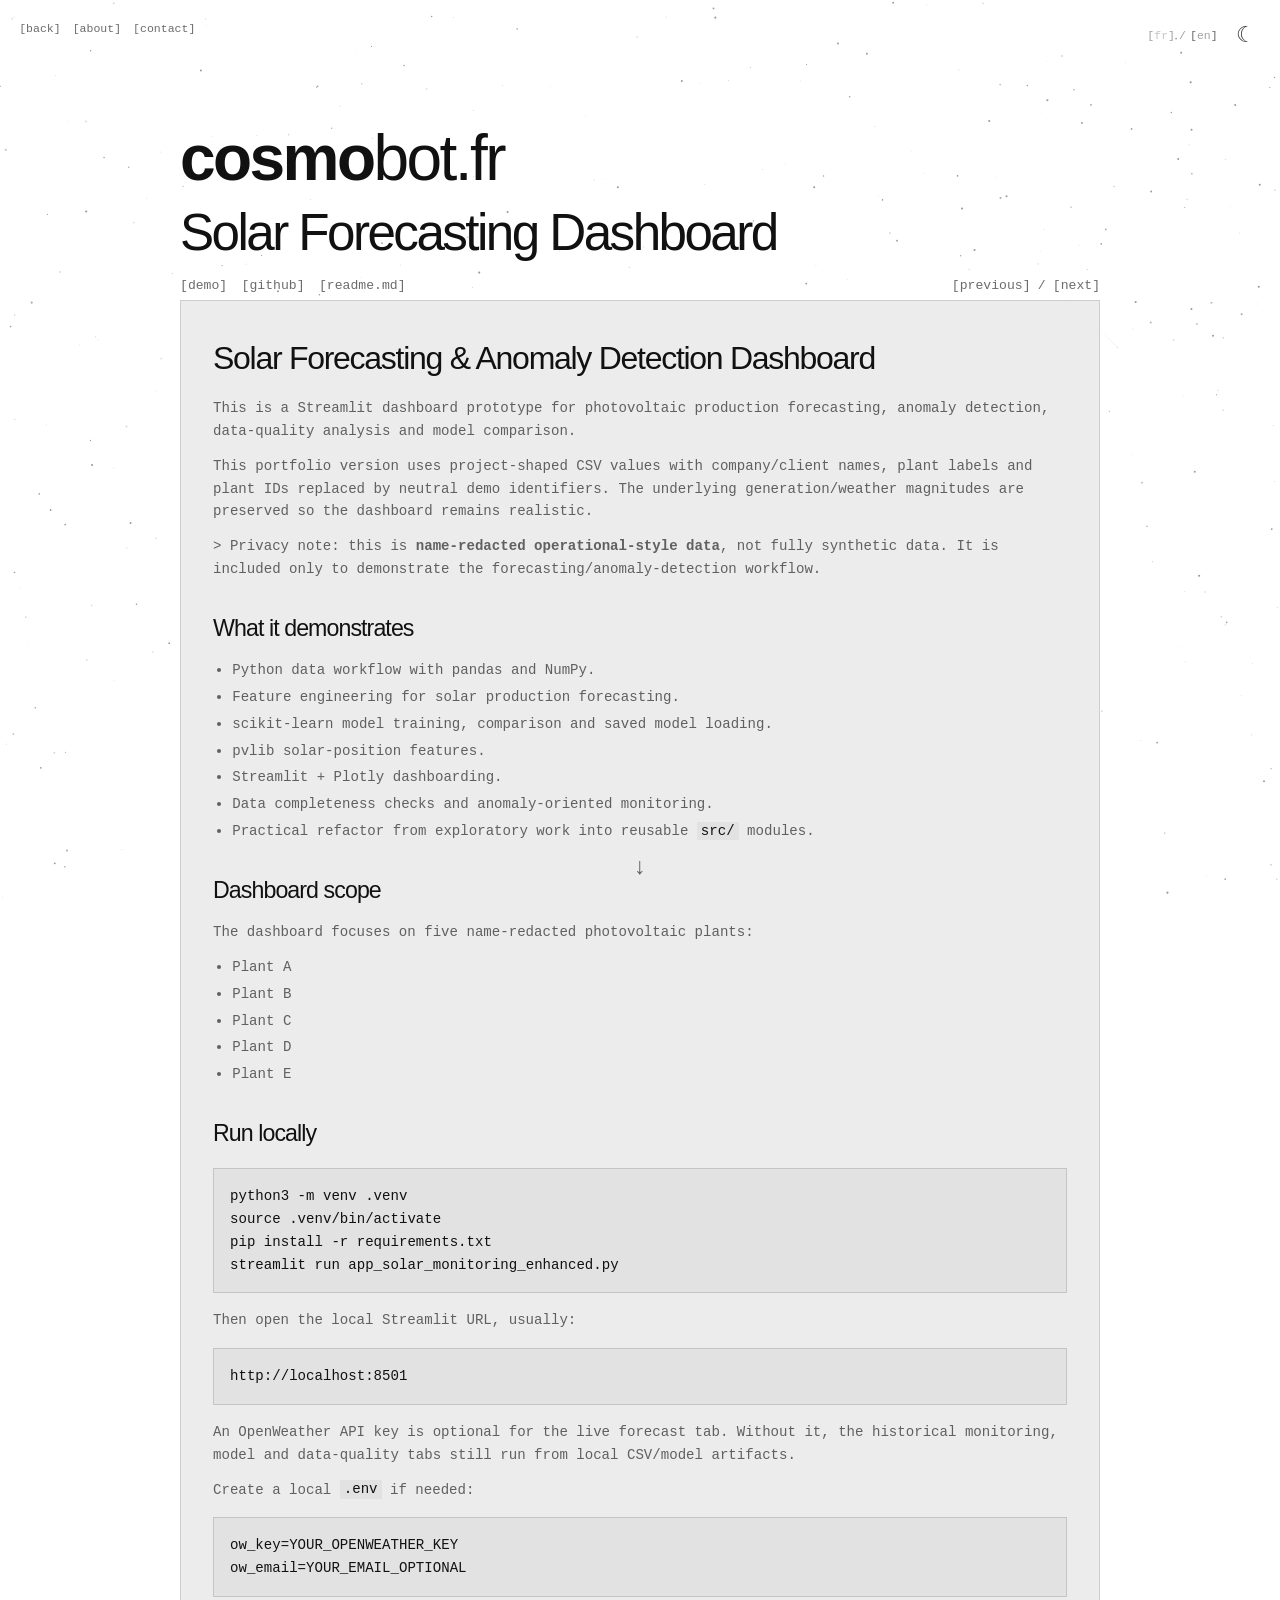
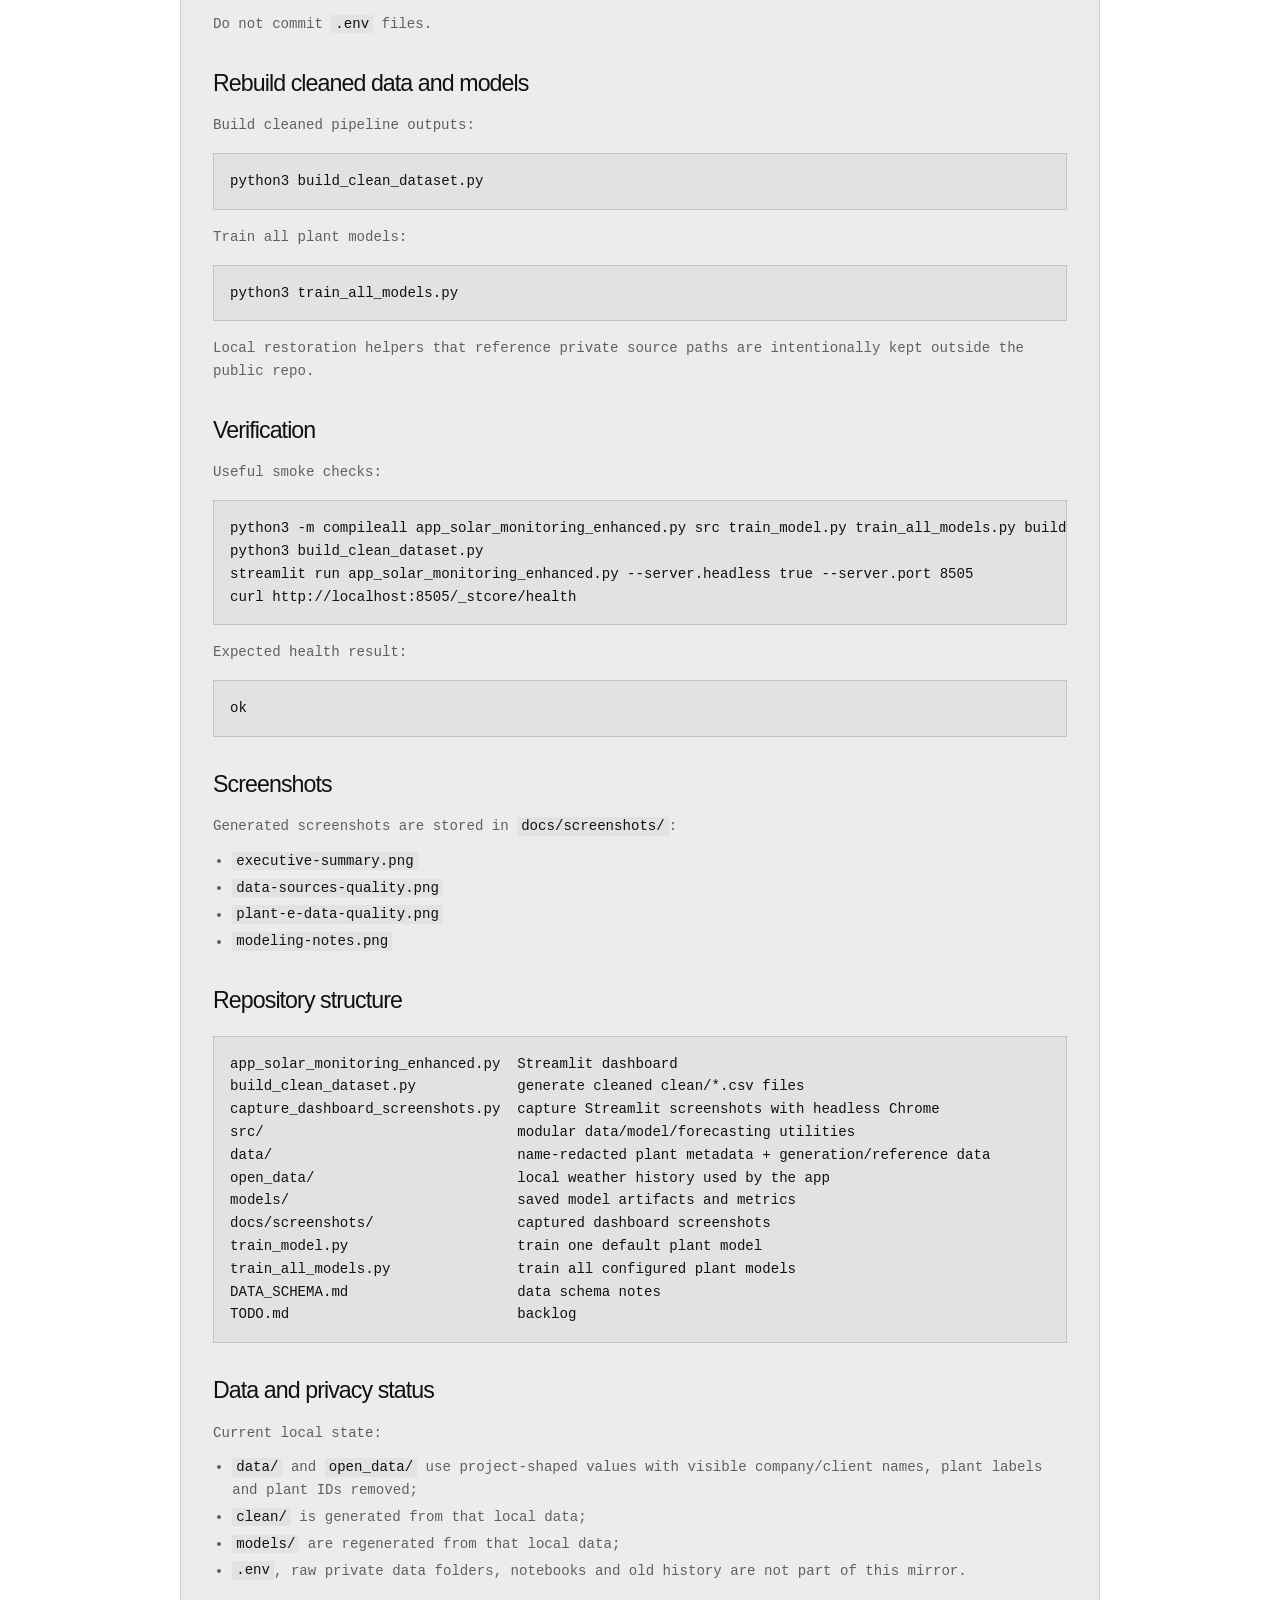
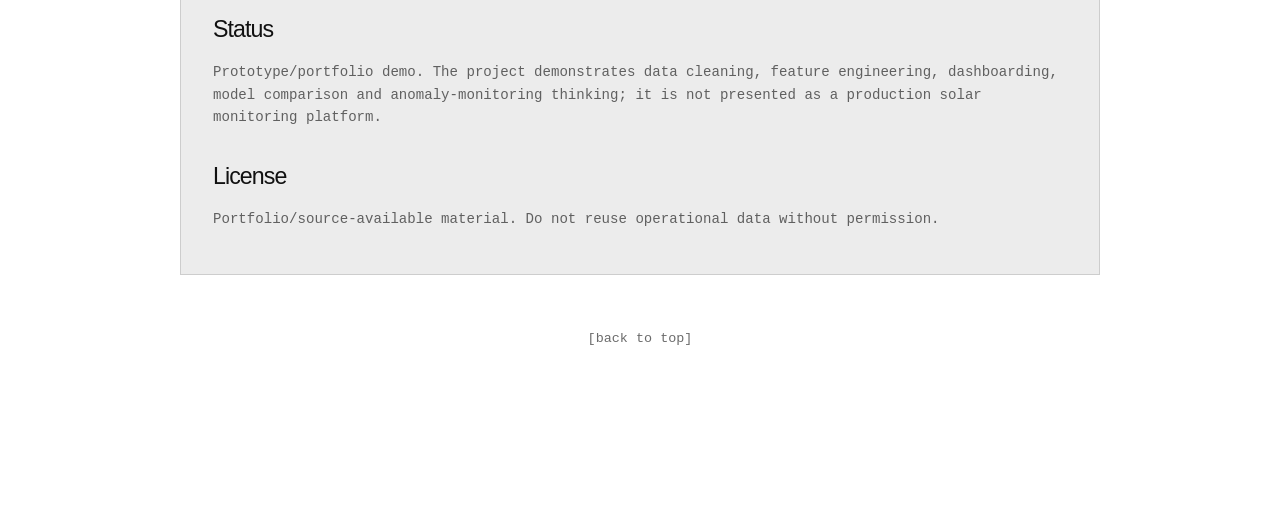
<file: en/projects/solar-forecasting.html>
<!DOCTYPE html>
<html lang="en">
<head>
  <meta charset="UTF-8">
  <meta name="viewport" content="width=device-width, initial-scale=1.0">
  <title>Solar Forecasting Dashboard — Cosmobot</title>
  <link rel="stylesheet" href="../../projects/project-page.css">
</head>
<body>
  <canvas id="stars"></canvas>

  <nav class="top-nav" aria-label="Main navigation">
    <a href="../index.html#projects">[<span>back</span>]</a>
    <a href="../index.html#about">[<span>about</span>]</a>
    <a href="../index.html#contact">[<span>contact</span>]</a>
  </nav>

  <div class="corner-controls">
    <nav class="language-switch" aria-label="Language">
      <a href="../../projects/solar-forecasting.html">[<span>fr</span>]</a>
      <span>/</span>
      <a class="is-active" href="solar-forecasting.html" aria-current="page">[<span>en</span>]</a>
    </nav>
    <button class="theme-toggle" id="themeToggle" aria-label="Toggle theme">
      <span id="toggleIcon">●</span>
    </button>
  </div>

  <nav class="scroll-nav" aria-label="Scroll navigation">
    <button type="button" id="scrollUp" aria-label="Scroll up">↑</button>
    <button type="button" id="scrollDown" aria-label="Scroll down">↓</button>
  </nav>

  <main id="top" data-readme-url="https://raw.githubusercontent.com/75016paris/solar-forecasting-anomaly-detection-dashboard/main/README.md" data-fallback-readme="../../projects/readmes/solar-forecasting.md">
    <header class="project-header">
      <a class="logo-link" href="../index.html">
        <span class="logo-cosmo">cosmo</span><span class="logo-bot">bot.fr</span>
      </a>

      <h1>Solar Forecasting Dashboard</h1>
      <div class="project-actions">
      <a class="bracket-link" href="https://solar.cosmobot.fr" target="_blank" rel="noopener noreferrer">[<span>demo</span>]</a>
        <a class="bracket-link" href="https://github.com/75016paris/solar-forecasting-anomaly-detection-dashboard" target="_blank" rel="noopener noreferrer">[<span>github</span>]</a>
        <a class="bracket-link" href="https://raw.githubusercontent.com/75016paris/solar-forecasting-anomaly-detection-dashboard/main/README.md" target="_blank" rel="noopener noreferrer">[<span>readme.md</span>]</a>
        <span class="project-cycle">
          <a class="bracket-link" href="bernardo.html">[<span>previous</span>]</a>
          <span class="cycle-separator">/</span>
          <a class="bracket-link" href="subscription-analytics.html">[<span>next</span>]</a>
        </span>
      </div>
    </header>

    <article class="readme" id="readme">Loading README…</article>

    <footer class="page-footer">
      <a class="bracket-link" href="#top">[<span>back to top</span>]</a>
    </footer>
  </main>

  <script src="../../projects/project-page.js"></script>
</body>
</html>
</file>
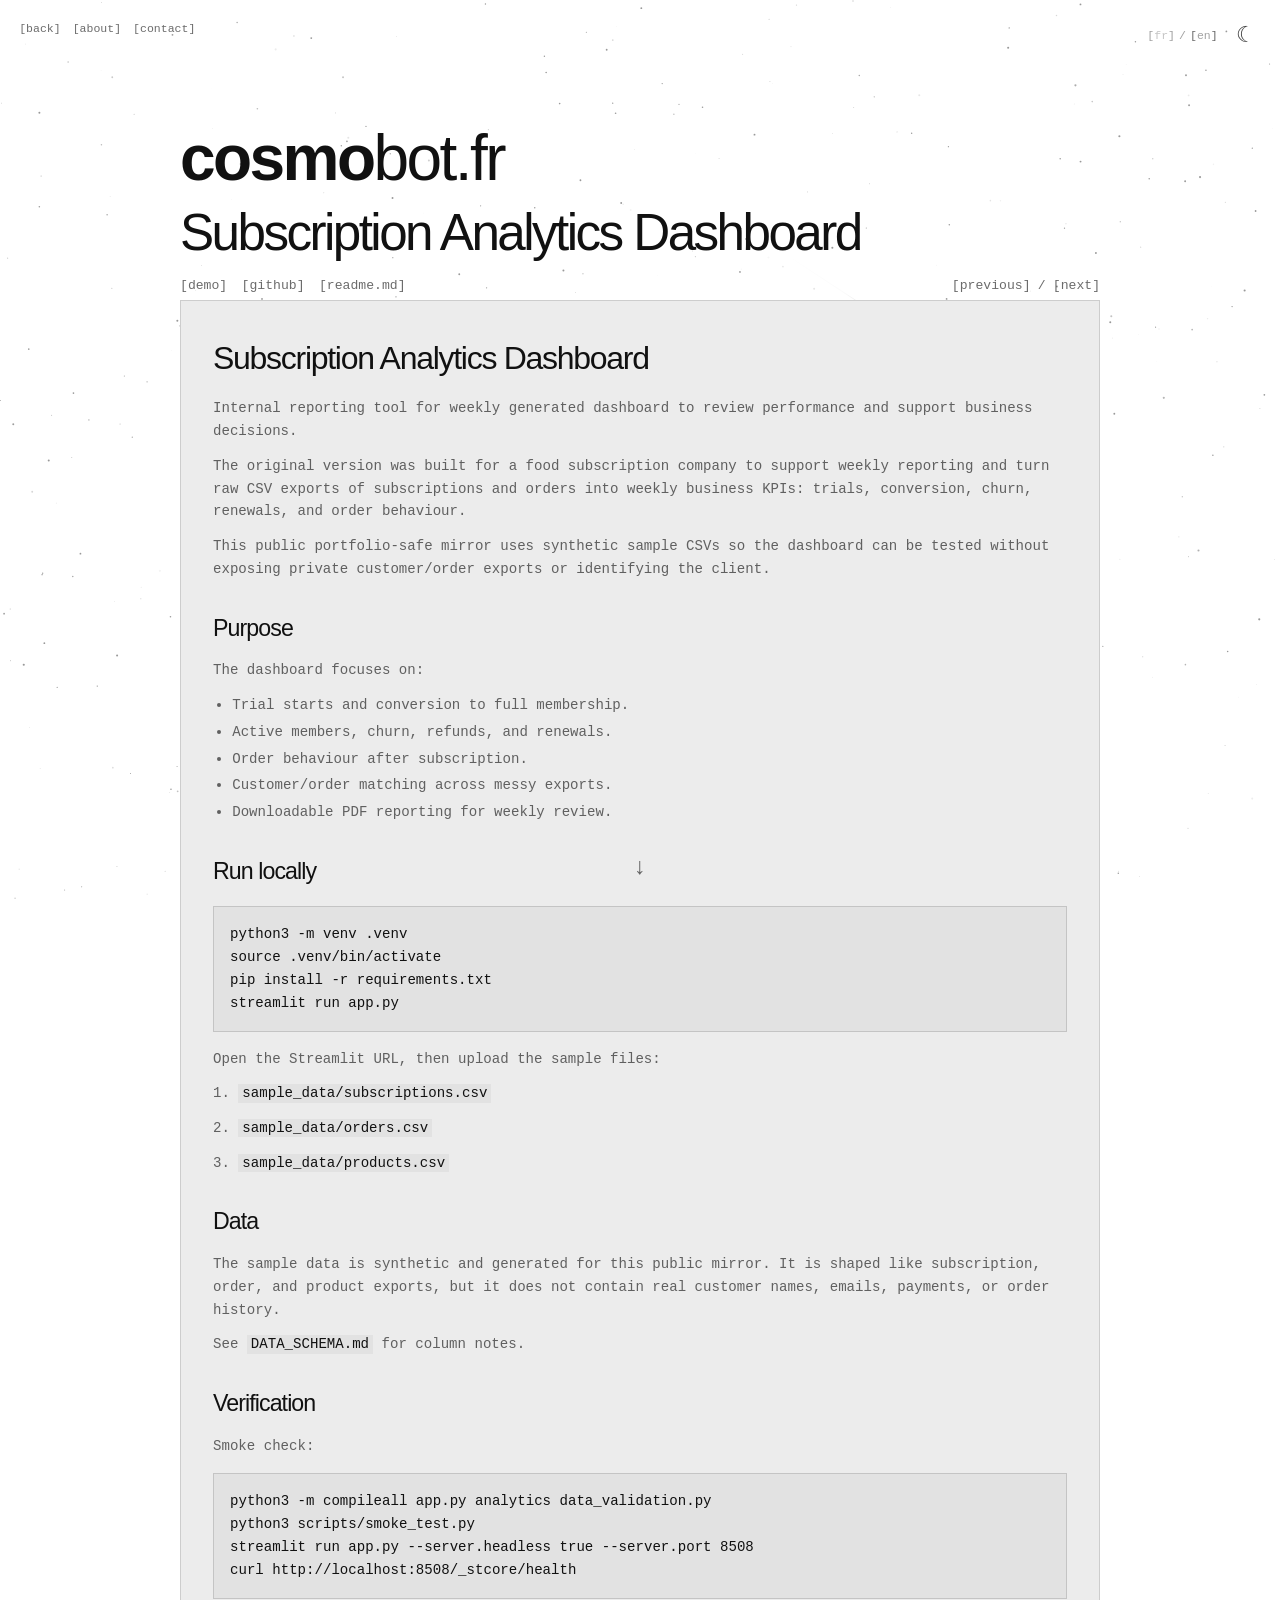
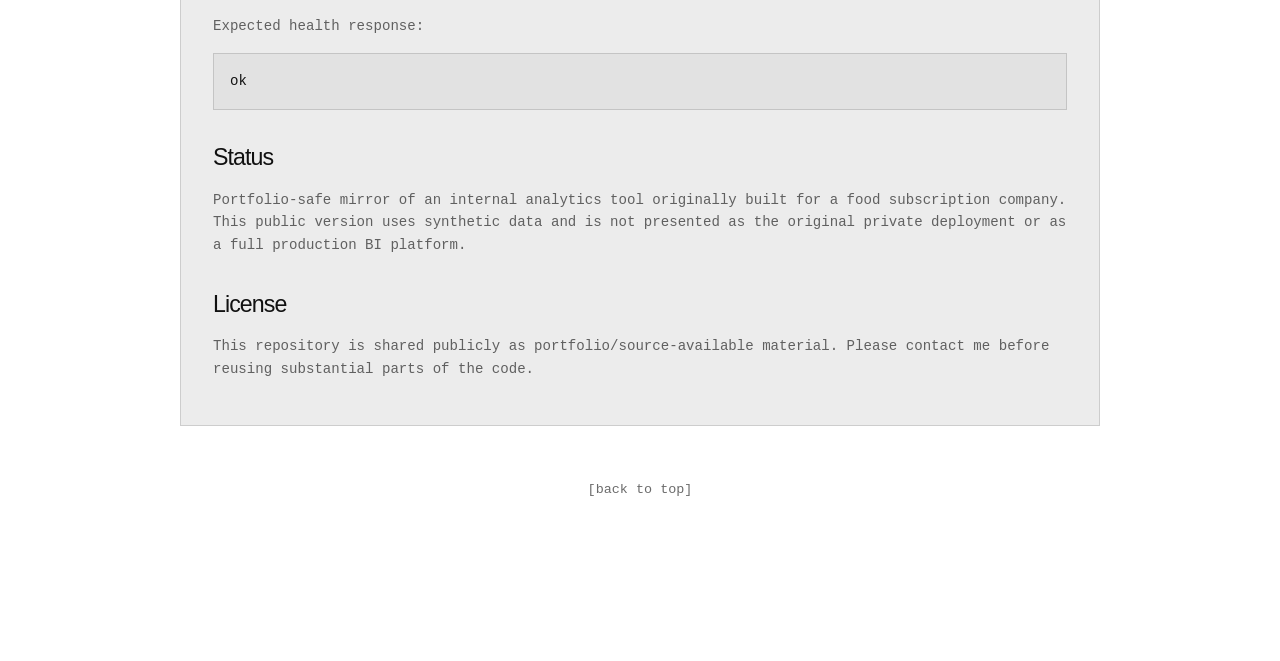
<file: en/projects/subscription-analytics.html>
<!DOCTYPE html>
<html lang="en">
<head>
  <meta charset="UTF-8">
  <meta name="viewport" content="width=device-width, initial-scale=1.0">
  <title>Subscription Analytics Dashboard — Cosmobot</title>
  <link rel="stylesheet" href="../../projects/project-page.css">
</head>
<body>
  <canvas id="stars"></canvas>

  <nav class="top-nav" aria-label="Main navigation">
    <a href="../index.html#projects">[<span>back</span>]</a>
    <a href="../index.html#about">[<span>about</span>]</a>
    <a href="../index.html#contact">[<span>contact</span>]</a>
  </nav>

  <div class="corner-controls">
    <nav class="language-switch" aria-label="Language">
      <a href="../../projects/subscription-analytics.html">[<span>fr</span>]</a>
      <span>/</span>
      <a class="is-active" href="subscription-analytics.html" aria-current="page">[<span>en</span>]</a>
    </nav>
    <button class="theme-toggle" id="themeToggle" aria-label="Toggle theme">
      <span id="toggleIcon">●</span>
    </button>
  </div>

  <nav class="scroll-nav" aria-label="Scroll navigation">
    <button type="button" id="scrollUp" aria-label="Scroll up">↑</button>
    <button type="button" id="scrollDown" aria-label="Scroll down">↓</button>
  </nav>

  <main id="top" data-readme-url="https://raw.githubusercontent.com/75016paris/subscription-analytics-dashboard/main/README.md" data-fallback-readme="../../projects/readmes/subscription-analytics.md">
    <header class="project-header">
      <a class="logo-link" href="../index.html">
        <span class="logo-cosmo">cosmo</span><span class="logo-bot">bot.fr</span>
      </a>

      <h1>Subscription Analytics Dashboard</h1>
      <div class="project-actions">
      <a class="bracket-link" href="https://analytics.cosmobot.fr" target="_blank" rel="noopener noreferrer">[<span>demo</span>]</a>
        <a class="bracket-link" href="https://github.com/75016paris/subscription-analytics-dashboard" target="_blank" rel="noopener noreferrer">[<span>github</span>]</a>
        <a class="bracket-link" href="https://raw.githubusercontent.com/75016paris/subscription-analytics-dashboard/main/README.md" target="_blank" rel="noopener noreferrer">[<span>readme.md</span>]</a>
        <span class="project-cycle">
          <a class="bracket-link" href="solar-forecasting.html">[<span>previous</span>]</a>
          <span class="cycle-separator">/</span>
          <a class="bracket-link" href="comptoir.html">[<span>next</span>]</a>
        </span>
      </div>
    </header>

    <article class="readme" id="readme">Loading README…</article>

    <footer class="page-footer">
      <a class="bracket-link" href="#top">[<span>back to top</span>]</a>
    </footer>
  </main>

  <script src="../../projects/project-page.js"></script>
</body>
</html>
</file>
<file: projects/project-page.css>
@import url('https://fonts.googleapis.com/css2?family=Roboto:wght@400;500;700&display=swap');

* { margin: 0; padding: 0; box-sizing: border-box; }

:root {
  --bg: #0a0a0a;
  --text: #f0f0f0;
  --muted: rgba(240, 240, 240, 0.62);
  --faint: rgba(240, 240, 240, 0.34);
  --line: rgba(240, 240, 240, 0.14);
  --panel: rgba(240, 240, 240, 0.045);
}

[data-theme="light"] {
  --bg: #ffffff;
  --text: #111111;
  --muted: rgba(17, 17, 17, 0.64);
  --faint: rgba(17, 17, 17, 0.34);
  --line: rgba(17, 17, 17, 0.14);
  --panel: rgba(17, 17, 17, 0.045);
}

html { scroll-behavior: smooth; }

body {
  background: var(--bg);
  color: var(--text);
  min-height: 100vh;
  transition: background 0.4s, color 0.4s;
  font-family: Helvetica, 'Helvetica Neue', Arial, sans-serif;
}

#stars {
  position: fixed;
  top: 0; left: 0;
  width: 100%; height: 100%;
  z-index: 0;
  pointer-events: none;
}

.top-nav {
  position: fixed;
  top: 1.35rem;
  left: 1.2rem;
  z-index: 20;
  display: flex;
  gap: 0.75rem;
  flex-wrap: wrap;
  font-family: 'Courier New', Courier, monospace;
  font-size: 0.72rem;
}

.theme-toggle {
  position: fixed;
  top: 1.2rem;
  right: 1.2rem;
  z-index: 20;
  background: none;
  border: none;
  color: var(--text);
  cursor: pointer;
  font-size: 1.4rem;
  padding: 0.3rem;
  opacity: 0.8;
  line-height: 1;
}

.theme-toggle:hover { opacity: 1; }

.corner-controls {
  position: fixed;
  top: 1.2rem;
  right: 1.2rem;
  z-index: 20;
  display: flex;
  align-items: center;
  gap: 0.85rem;
  font-family: 'Courier New', Courier, monospace;
  font-size: 0.72rem;
}

.corner-controls .theme-toggle {
  position: static;
  top: auto;
  right: auto;
}

.language-switch {
  display: flex;
  gap: 0.25rem;
  color: var(--muted);
}

.language-switch a,
.language-switch span {
  opacity: 0.62;
  color: inherit;
  text-decoration: none;
}

.language-switch a:hover,
.language-switch a.is-active { opacity: 1; }

.language-switch a:hover span { text-decoration: underline; }

.scroll-nav {
  position: fixed;
  inset: 0;
  z-index: 20;
  pointer-events: none;
  font-family: 'Courier New', Courier, monospace;
}

.scroll-nav button {
  display: none;
  position: fixed;
  left: 50%;
  transform: translateX(-50%);
  background: none;
  border: none;
  color: var(--text);
  opacity: 0.62;
  font: inherit;
  font-size: 1.45rem;
  line-height: 1;
  padding: 0.25rem 0.35rem;
  cursor: pointer;
  pointer-events: auto;
  transition: opacity 0.2s, transform 0.2s;
}

#scrollUp { top: 1rem; }
#scrollDown { bottom: 1rem; }
.scroll-nav button.is-visible { display: block; }
.scroll-nav button:hover { opacity: 1; transform: translateX(-50%) translateY(-1px); }

a { color: inherit; text-decoration: none; }

.top-nav a,
.bracket-link {
  opacity: 0.62;
  transition: opacity 0.2s, color 0.4s;
}

.top-nav a:hover,
.bracket-link:hover { opacity: 1; }

.top-nav a:hover span,
.bracket-link:hover span { text-decoration: underline; }

main {
  position: relative;
  z-index: 1;
  width: min(920px, calc(100% - 2.4rem));
  margin: 0 auto;
  padding: 8rem 0 5rem;
}

.project-header {
  margin-bottom: 0.45rem;
}

.logo-link {
  display: inline-block;
  margin-bottom: 0.9rem;
  font-size: clamp(2rem, 5vw, 4rem);
  letter-spacing: -0.04em;
  line-height: 0.95;
}

.logo-cosmo { font-weight: 700; }
.logo-bot { font-weight: 300; }

h1 {
  font-size: clamp(1.8rem, 4vw, 3.5rem);
  font-weight: 400;
  letter-spacing: -0.05em;
  margin-bottom: 1rem;
}

.project-actions {
  display: flex;
  flex-wrap: wrap;
  align-items: center;
  gap: 0.9rem;
  width: 100%;
  font-family: 'Courier New', Courier, monospace;
  font-size: 0.82rem;
}

.project-cycle {
  display: flex;
  gap: 0.45rem;
  margin-left: auto;
}

.cycle-separator {
  color: inherit;
  opacity: 0.62;
}

.readme {
  background: color-mix(in srgb, var(--bg) 92%, var(--text));
  border: 1px solid var(--line);
  padding: clamp(1rem, 3vw, 2rem);
  color: var(--muted);
  font-family: 'Courier New', Courier, monospace;
  font-size: 0.88rem;
  line-height: 1.62;
}

.readme h1,
.readme h2,
.readme h3 {
  color: var(--text);
  font-family: Helvetica, 'Helvetica Neue', Arial, sans-serif;
  font-weight: 400;
  letter-spacing: -0.04em;
  margin: 1.8rem 0 0.75rem;
}

.readme h1:first-child,
.readme h2:first-child,
.readme h3:first-child { margin-top: 0; }

.readme h1 { font-size: 2rem; }
.readme h2 { font-size: 1.45rem; }
.readme h3 { font-size: 1.15rem; }

.readme p { margin: 0.75rem 0; }
.readme ul { margin: 0.75rem 0 0.75rem 1.2rem; }
.readme li { margin: 0.25rem 0; }

.readme code {
  color: var(--text);
  background: var(--panel);
  padding: 0.08rem 0.25rem;
}

.readme pre {
  overflow-x: auto;
  margin: 1rem 0;
  padding: 1rem;
  border: 1px solid var(--line);
  background: var(--panel);
}

.readme pre code { background: none; padding: 0; }

.readme a { text-decoration: underline; text-underline-offset: 0.18em; }

.readme hr {
  border: 0;
  border-top: 1px solid var(--line);
  margin: 1.5rem 0;
}

.cv-document-page {
  background: var(--bg);
  color: var(--text);
  --panel: transparent;
  --document-bg: #000000;
}

html[data-theme="light"] .cv-document-page {
  --bg: #ffffff;
  --text: #111111;
  --muted: #222222;
  --faint: #555555;
  --line: #111111;
  --document-bg: #ffffff;
}

html[data-theme="dark"] .cv-document-page {
  --bg: #000000;
  --text: #f5f5f5;
  --muted: #d0d0d0;
  --faint: #8a8a8a;
  --line: #666666;
  --document-bg: #000000;
}

.cv-document-page > .project-header {
  position: relative;
  z-index: 1;
  width: min(920px, calc(100% - 2.4rem));
  margin: 7rem auto 0;
}

.cv-document-page main {
  background: var(--document-bg);
  border: 1px solid var(--line);
  margin: 1.25rem auto 3rem;
  padding: clamp(1.5rem, 4vw, 3rem);
}

.cv-document-page .readme {
  background: var(--bg);
  border: 0;
  color: var(--text);
  padding: 0;
  font-family: "Roboto", Arial, Helvetica, sans-serif;
  font-size: 0.95rem;
  line-height: 1.58;
}

.cv-document-page .readme h1,
.cv-document-page .readme h2,
.cv-document-page .readme h3 {
  color: var(--text);
  font-family: "Roboto", Arial, Helvetica, sans-serif;
  font-weight: 700;
  letter-spacing: -0.02em;
}

.cv-document-page .readme p,
.cv-document-page .readme li {
  font-family: inherit;
}

.cv-document-page .readme code,
.cv-document-page .readme pre {
  background: transparent;
  border: 0;
  color: var(--text);
  font-family: "Roboto", Arial, Helvetica, sans-serif;
}

.cv-document-page .readme hr {
  border-top-color: var(--line);
}

.document-contact {
  position: relative;
  z-index: 1;
  padding: 4rem 0 0;
  text-align: center;
}

.document-contact h2 {
  font-size: clamp(1.8rem, 4vw, 3.2rem);
  font-weight: 400;
  letter-spacing: -0.05em;
  margin-bottom: 1rem;
}

.document-contact-list {
  list-style: none;
  display: grid;
  gap: 0.55rem;
  color: var(--muted);
  font-family: 'Courier New', Courier, monospace;
  font-size: 0.84rem;
}

.readme-media {
  display: block;
  width: min(100%, 920px);
  max-height: 70vh;
  object-fit: contain;
  margin: 1.25rem auto;
  border: 1px solid var(--line);
  background: var(--panel);
}

video.readme-media {
  aspect-ratio: 16 / 9;
}

.page-footer {
  position: relative;
  z-index: 1;
  padding: 3.5rem 0 5rem;
  text-align: center;
  font-family: 'Courier New', Courier, monospace;
  font-size: 0.84rem;
}

@media (max-width: 760px) {
  main { padding-top: 7rem; }
  .cv-document-page > .project-header {
    margin-top: 6rem;
  }
  .cv-document-page main {
    margin-top: 1rem;
    padding: 1.25rem;
  }
}
</file>
